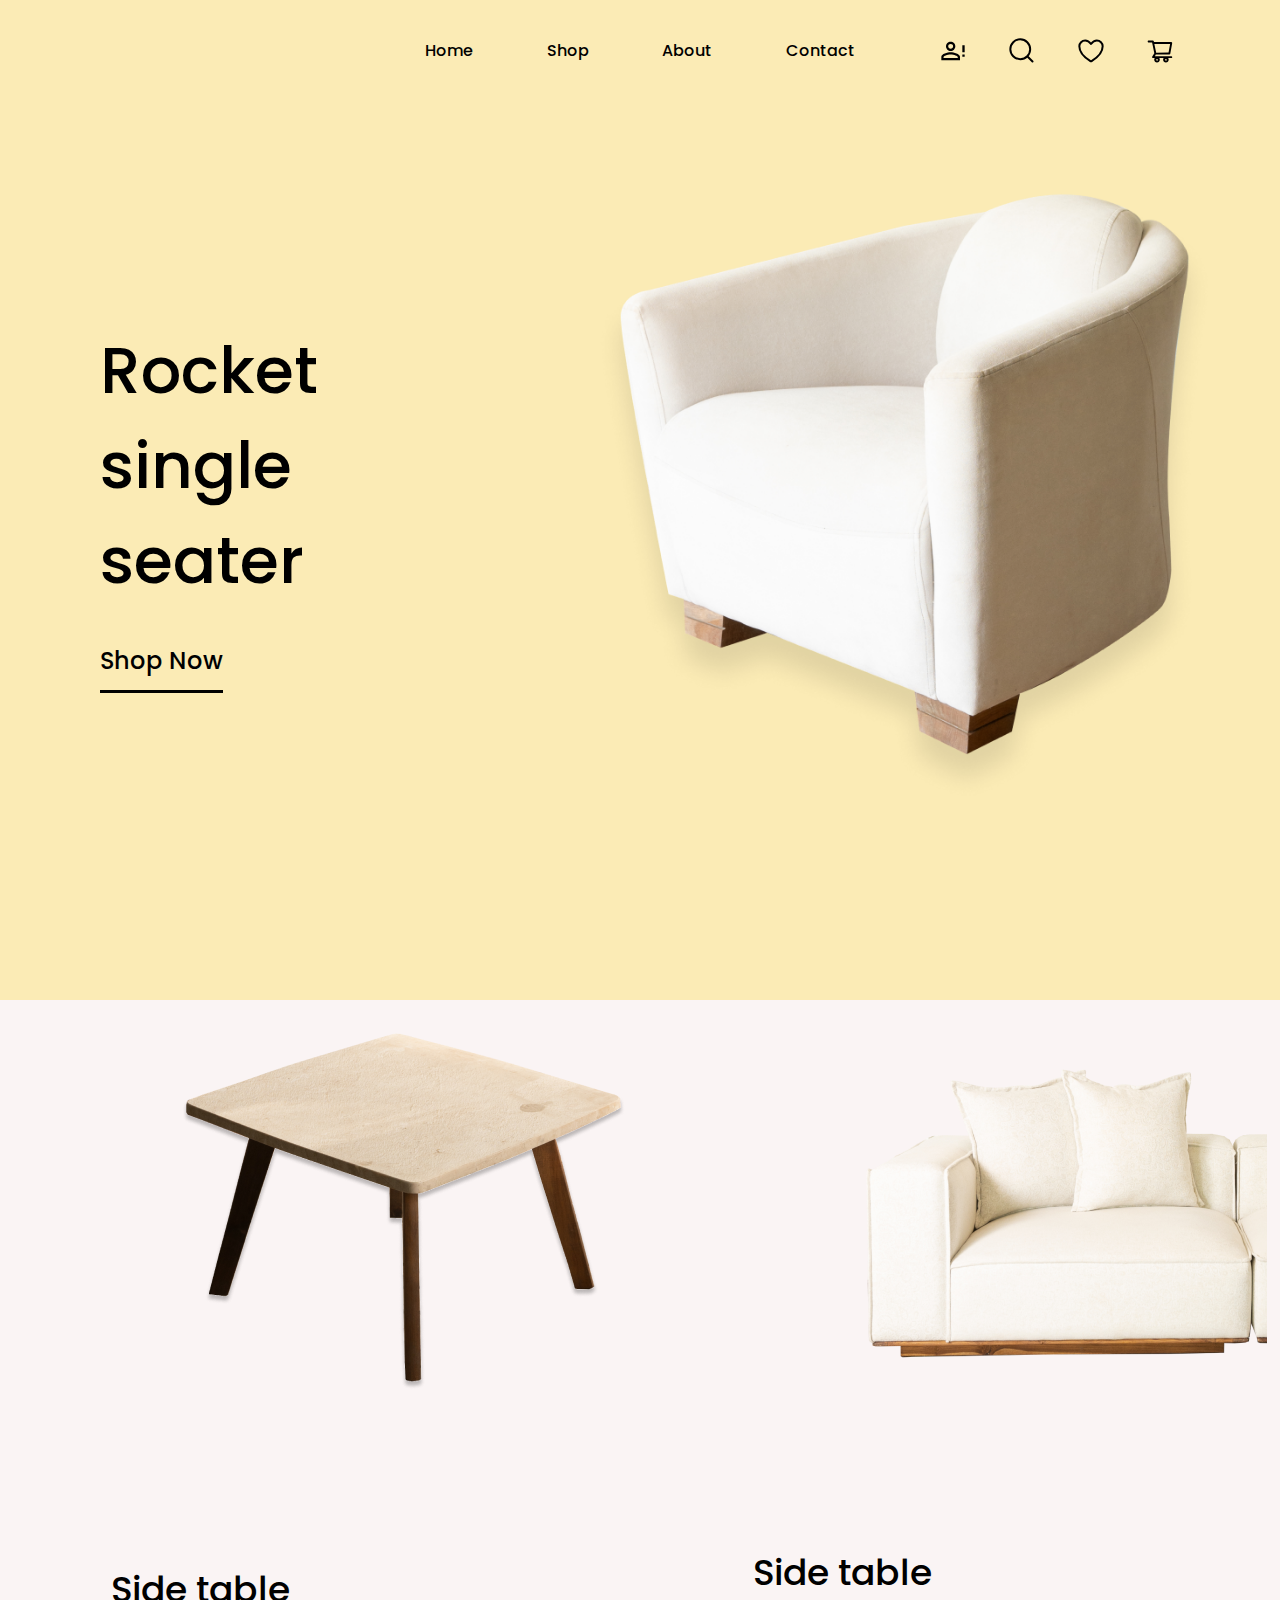
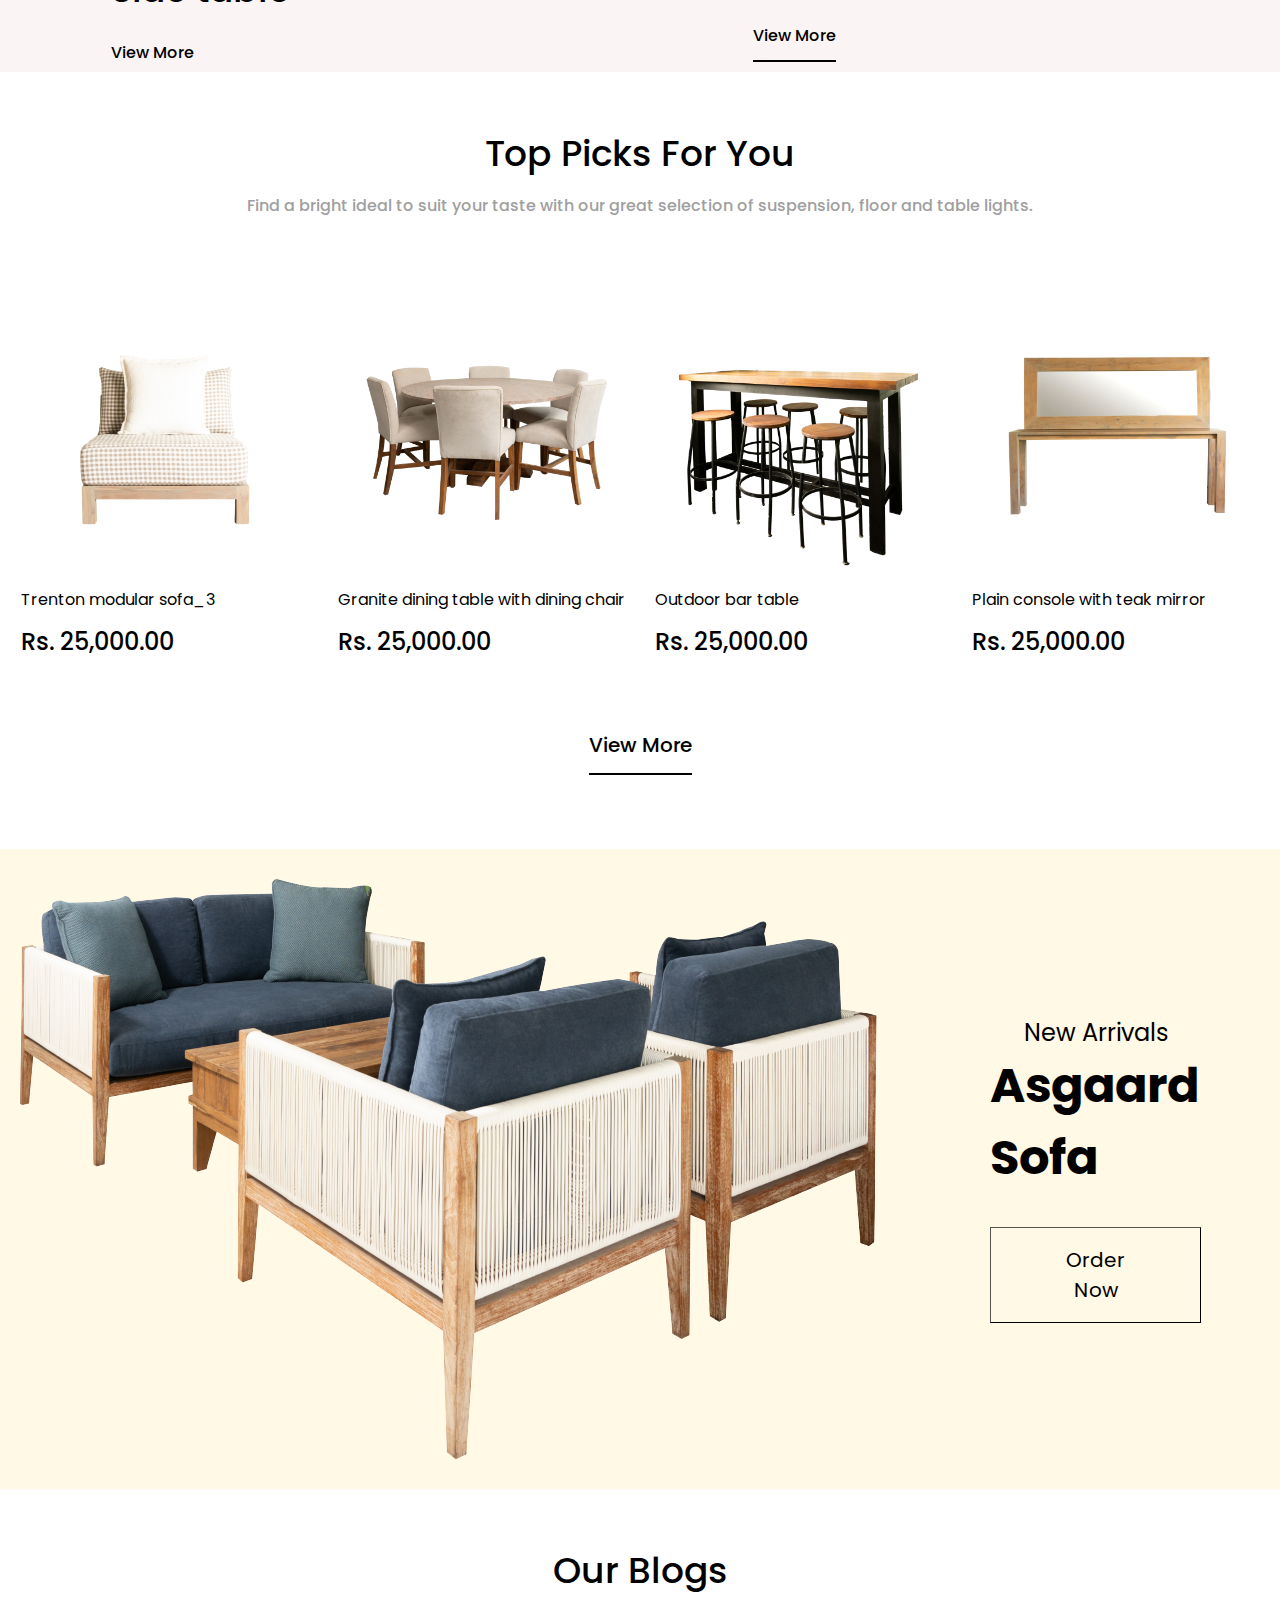
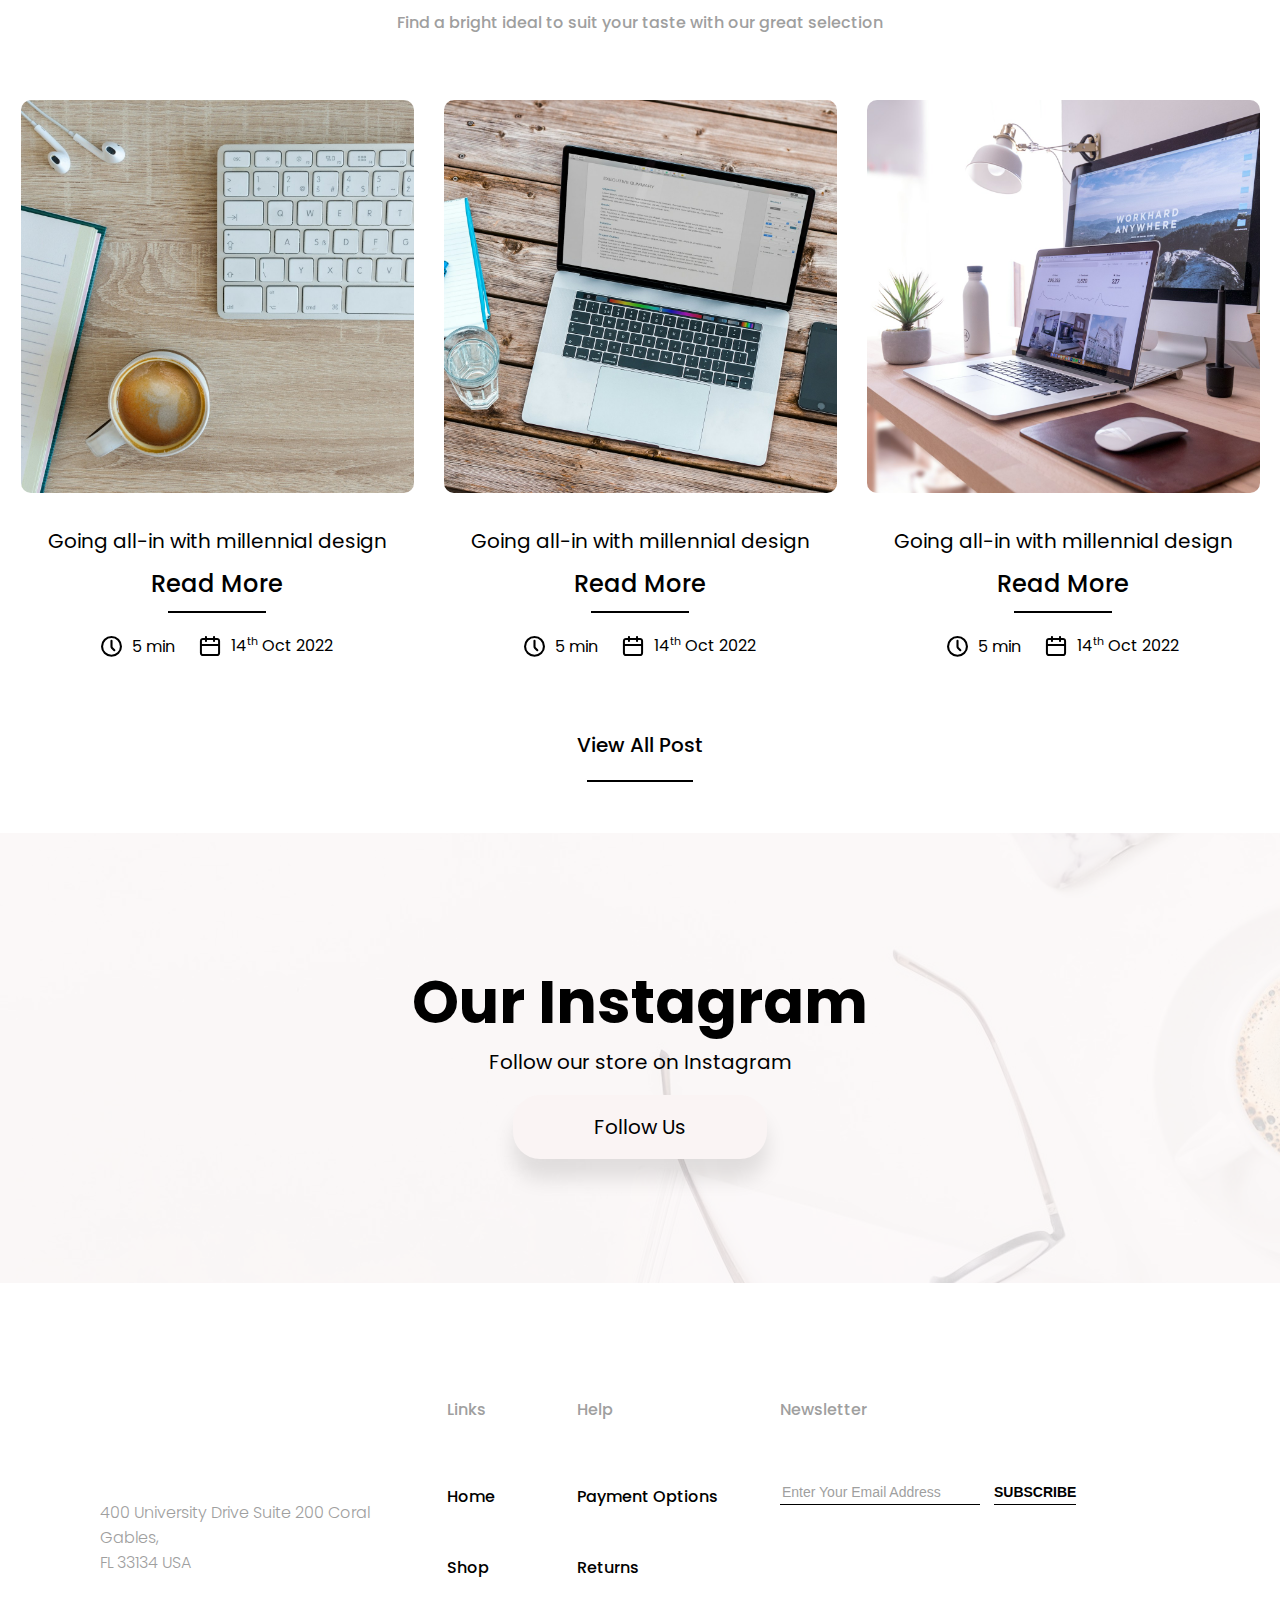
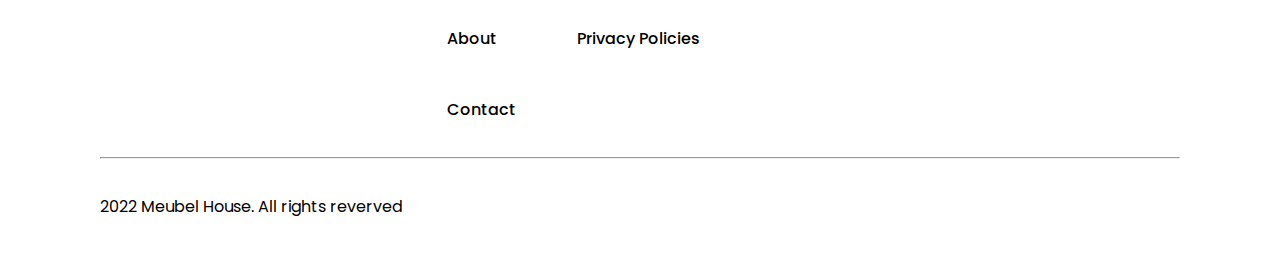
<file: index.html>
<html lang="en">
  <head>
    <title>Home</title>
    <meta charset="utf-8">
    <meta name="viewport" content="width=device-width, initial-scale=1.0">
    <link rel="stylesheet" href="./css/general.css">
    <link rel="stylesheet" href="./css/home.css">
    <link rel="stylesheet" href="./css/product.css">
    <script type="module" src="./scripts/header.js"></script>
    <script type="module" src="./scripts/footer.js"></script>
    <script type="module" src="./scripts/home.js"></script>
  </head>
  <body>
    <!--Must import header.js for this to work-->
    <header-component></header-component>
    <div class="thumbnail-ctn">
      <div class="thumbnail-title-ctn">
        <p>Rocket single seater</p>
        <a class="view-more-btn" href="./shop.html">Shop Now</a>
      </div>
      <img class="thumbnail-image" src="./assets/imgs/rocket_single_seater.png" alt="Rocket Single Seater">
    </div>

    <div class="sidetable-section-ctn">
      <div class="sidetable-ctn">
          <img class="sidetable-img" src="./assets/imgs/side_table_1.png" alt="side-table-1">
        <div class="sidetable-title">
          <p>Side table</p>
          <a href="/shop.html" class="view-more-btn">View More</a>
        </div>
      </div>
      <div class="sidetable-ctn">
        <div>
          <img class="sidetable-img" src="./assets/imgs/side_table_2.png" alt="side-table-2">
        </div>
        <div class="sidetable-title">
          <p>Side table</p>
          <a href="/shop.html" class="view-more-btn">View More</a>
        </div>
      </div>
    </div>

    <div class="toppick-ctn">
      <span class="section-title txt-s-36 txt-w-500">Top Picks For You</span>
      <span class="section-caption txt-s-16 txt-w-500">Find a bright ideal to suit your taste with our great selection of suspension, floor and table lights.</span>
      <div class="products-view"></div>
      <a class="view-more-btn txt-s-20 txt-w-500" href="./shop.html">View More</a>
    </div>

    <div class="new-arrivals-section-ctn">
      <div class="new-arrivals-ctn">
        <div class="new-arrivals-img-ctn">
            <img class="product-img" src="assets/products/asgaard_sofa.png">
        </div>
        <div class="new-arrivals-title-ctn">
          <p class="txt-s-24">New Arrivals</p>
          <p class="product-name txt-s-48 txt-w-700">Asgaard Sofa</p>
          <a class="" href="./singleproduct.html?id=14">
            <button class="order-btn">Order Now</button>
          </a>
        </div>
      </div>
    </div>

    <div class="blog-section">
      <span class="section-title txt-s-36 txt-w-500">Our Blogs</span>
      <span class="section-caption txt-s-16 txt-w-500">Find a bright ideal to suit your taste with our great selection</span>
      <div class="blogs-view"></div>
      <div class="view-all-btn">
        <a class="txt-s-20 txt-w-500" href="#">View All Post</a>
        <hr class="button-line">
      </div>
    </div>

    <div class="social-media-section">
      <div class="social-media-img"></div>
      <div class="social-media-ctn">
        <span class="txt-s-60 txt-w-700">Our Instagram</span>
        <span class="txt-s-20">Follow our store on Instagram</span>
        <a class="follow-btn txt-s-20" href="https://instagram.com" target="_blank">Follow Us</a>
      </div>
    </div>

    <!--Must import footer.js for this to work-->
    <footer-component></footer-component>
  </body>
</html>
</file>
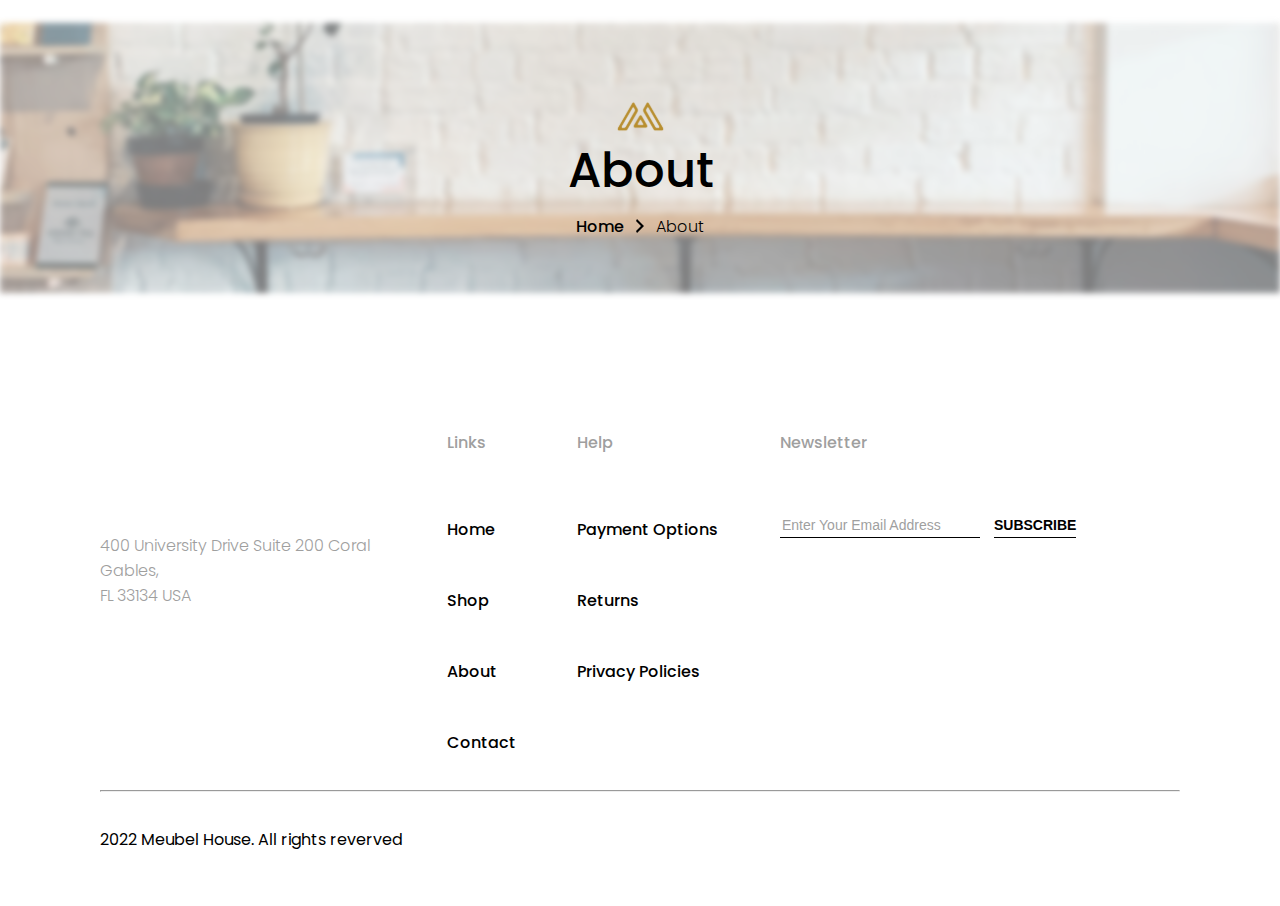
<file: about.html>
<html lang="en">
  <head>
    <meta http-equiv="content-type" content="text/html" charset="utf-8">
    <meta name="viewport" content="width=device-width, initial-scale=1.0">
    <link rel="stylesheet" href="./css/general.css">
    <link rel="stylesheet" href="./css/banner.css">
    <title>About</title>
    <script src="scripts/header.js"></script>
    <script src="scripts/footer.js"></script>
  </head>
  <body>
    <!--Must import header.js for this to work-->
    <header-component></header-component>
    <div class="banner">
      <img class="banner-background" src="./assets/imgs/thumbnail_breadcrumb.jpg">
      <div>
        <img src="./assets/icons/meubel_house.svg">
        <span class="banner-title txt-s-48 txt-w-500">About</span>
        <div class="banner-ctn">
          <span><a class="txt-w-500 txt-s-16" href="./">Home</a></span>
          <span><a class="txt-w-300 txt-s-16" href="#">About</a></span>
        </div>
      </div>
    </div>
    <!--Must import footer.js for this to work-->
    <footer-component></footer-component>
  </body>
</html>
</file>
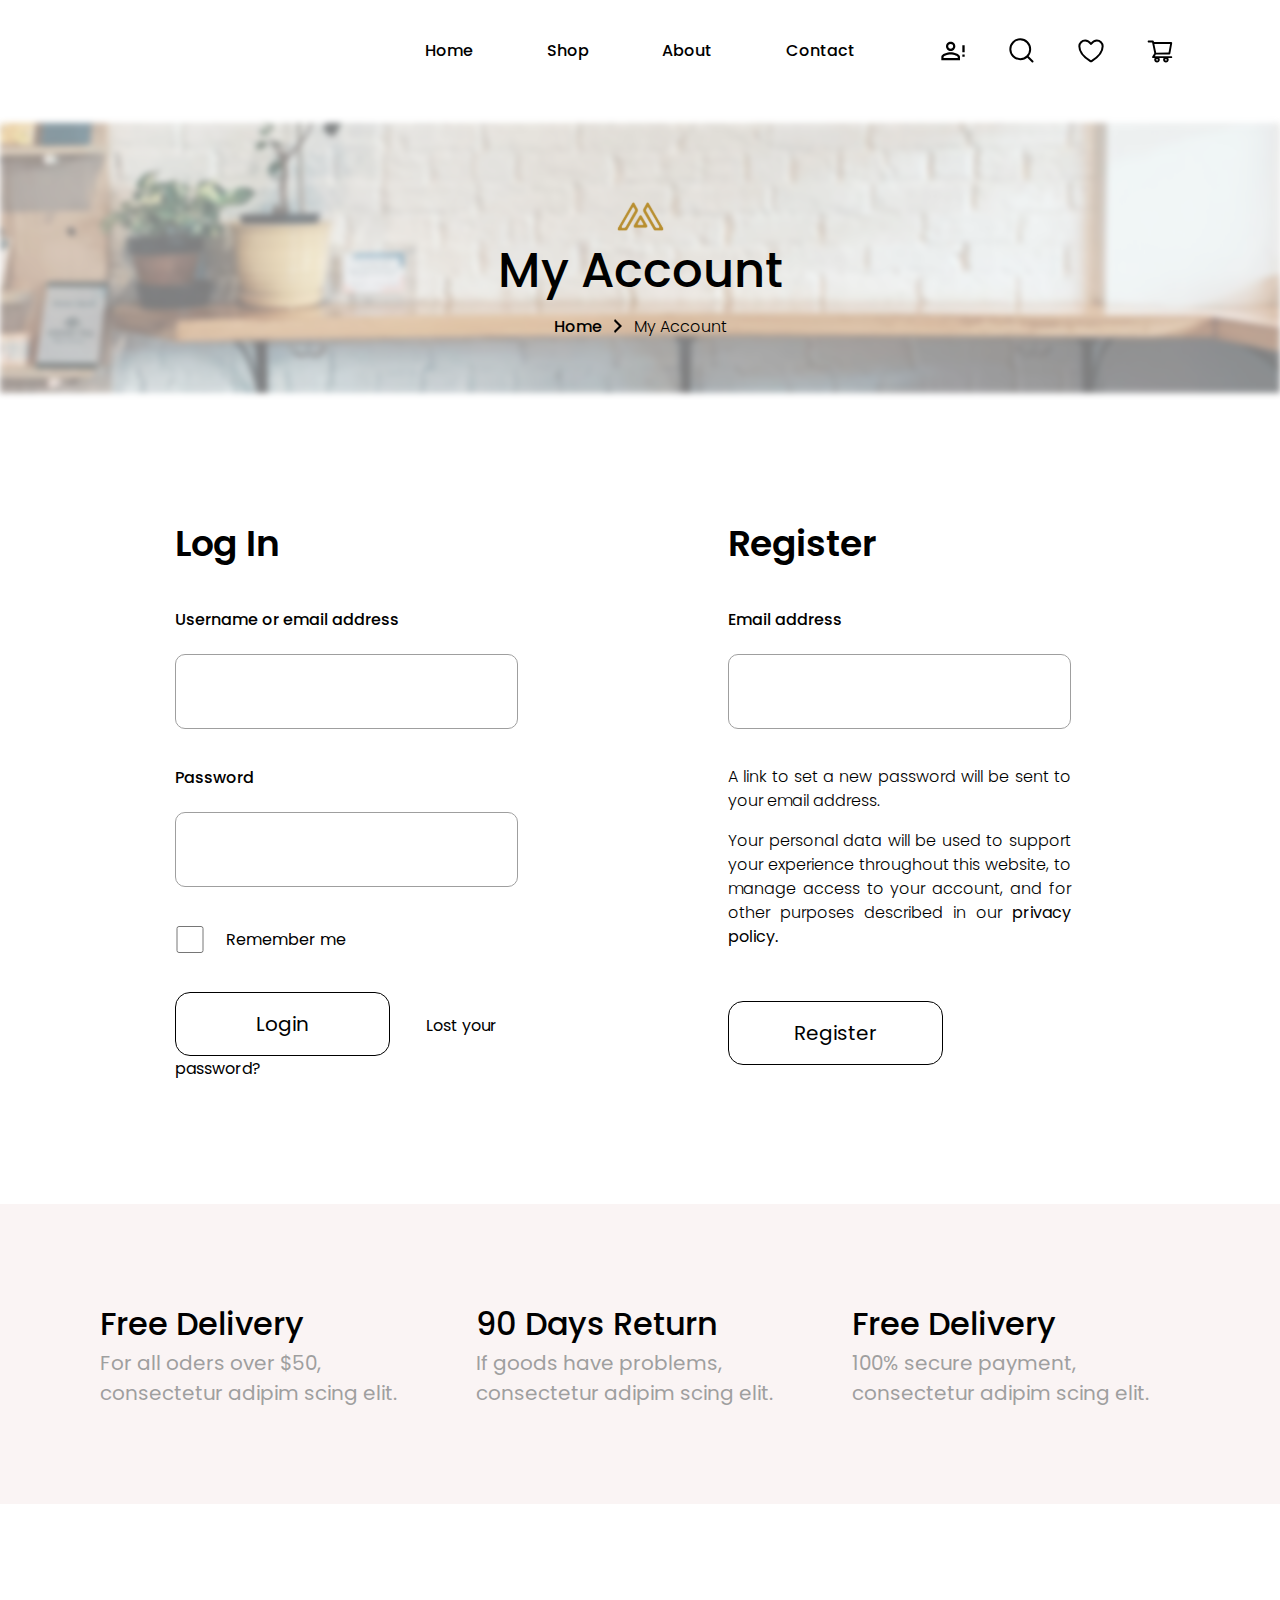
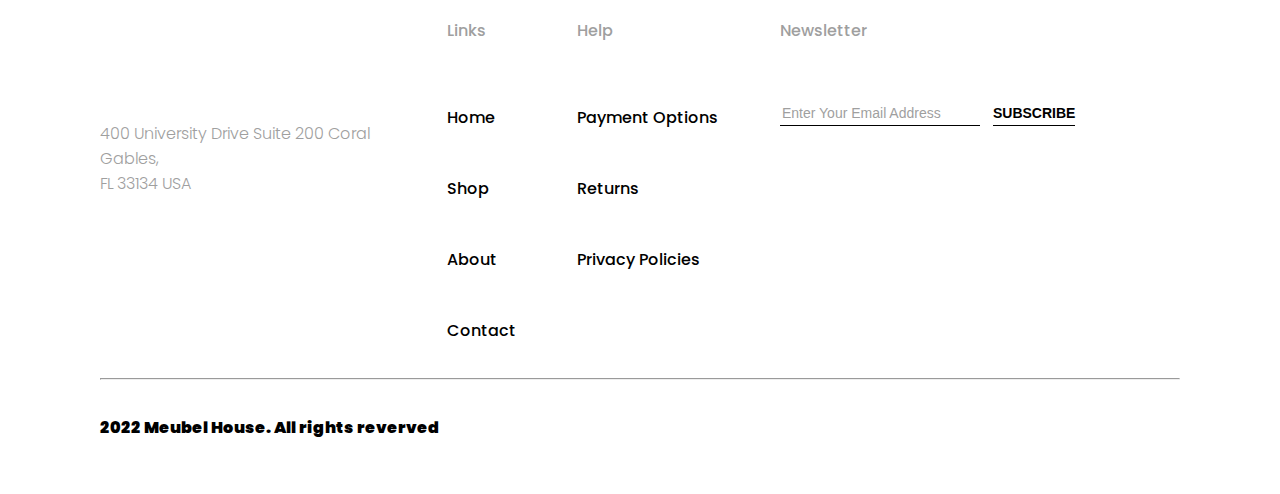
<file: account.html>
<html lang="en">
  <head>
    <title>My Account</title>
    <meta charset="utf-8">
    <meta name="viewport" content="width=device-width, initial-scale=1.0">
    <link rel="stylesheet" href="./css/general.css">
    <link rel="stylesheet" href="./css/banner.css">
    <link rel="stylesheet" href="./css/form.css">
    <link rel="stylesheet" href="./css/account.css">
    <script type="module" src="./scripts/header.js"></script>
    <script type="module" src="./scripts/footer.js"></script>
    <script src="./scripts/policies.js"></script>
    <script type="module" src="./scripts/account.js"></script>
  </head>
  <body>
    <!--Must import header.js for this to work-->
    <header-component></header-component>
    <div class="banner">
      <img class="banner-background" src="./assets/imgs/thumbnail_breadcrumb.jpg">
      <div>
        <img src="./assets/icons/meubel_house.svg">
        <span class="banner-title txt-s-48 txt-w-500">My Account</span>
        <div class="banner-ctn">
          <span><a class="txt-w-500 txt-s-16" href="./">Home</a></span>
          <span><a class="txt-w-300 txt-s-16" href="#">My Account</a></span>
        </div>
      </div>
    </div>

    <div class="main-container">
      <form class="flex-input" id="login-form">
        <span class="title txt-w-600 txt-s-36">Log In</span>
        <div class="input-field">
          <label for="username">Username or email address</label>
          <input name="username" type="text" placeholder="" required>
        </div>
        <div class="input-field">
          <label>Password</label>
          <input name="password" type="password" placeholder="" required>
        </div>
        <div class="check-box-ctn">
          <input class="check-box" type="checkbox" name="remember" id="remember">
          <label for="remember">Remember me</label>
        </div>
        <div>
          <button class="input-field" type="submit">Login</button>
          <a href="#" style="margin-left: 32px; jjjjjjfont-weight: 300;">Lost your password?</a>
      </div>
      </form>

      <form class="flex-input" id="signup-form">
        <span class="title txt-w-600 txt-s-36">Register</span>
        <div class="input-field">
          <label for="email">Email address</label>
          <input name="email" id="email" type="text" required>
        </div>
        <div class="info">
          <p>A link to set a new password will be sent to your email address.</p>
          <p>Your personal data will be used to support your experience
            throughout this website, to manage access to your account, and for
            other purposes described in our <a href="#"><strong>privacy
              policy.<strong></a></p>
        </div>
        <div class="input-field">
          <button class="input-field" type="submit">Register</button>
        </div>
      </form>
    </div>

    <!--Must import footer.js for this to work-->
    <policies-component></policies-component>
    <!--Must import footer.js for this to work-->
    <footer-component></footer-component>
  </body>
</html>
</file>
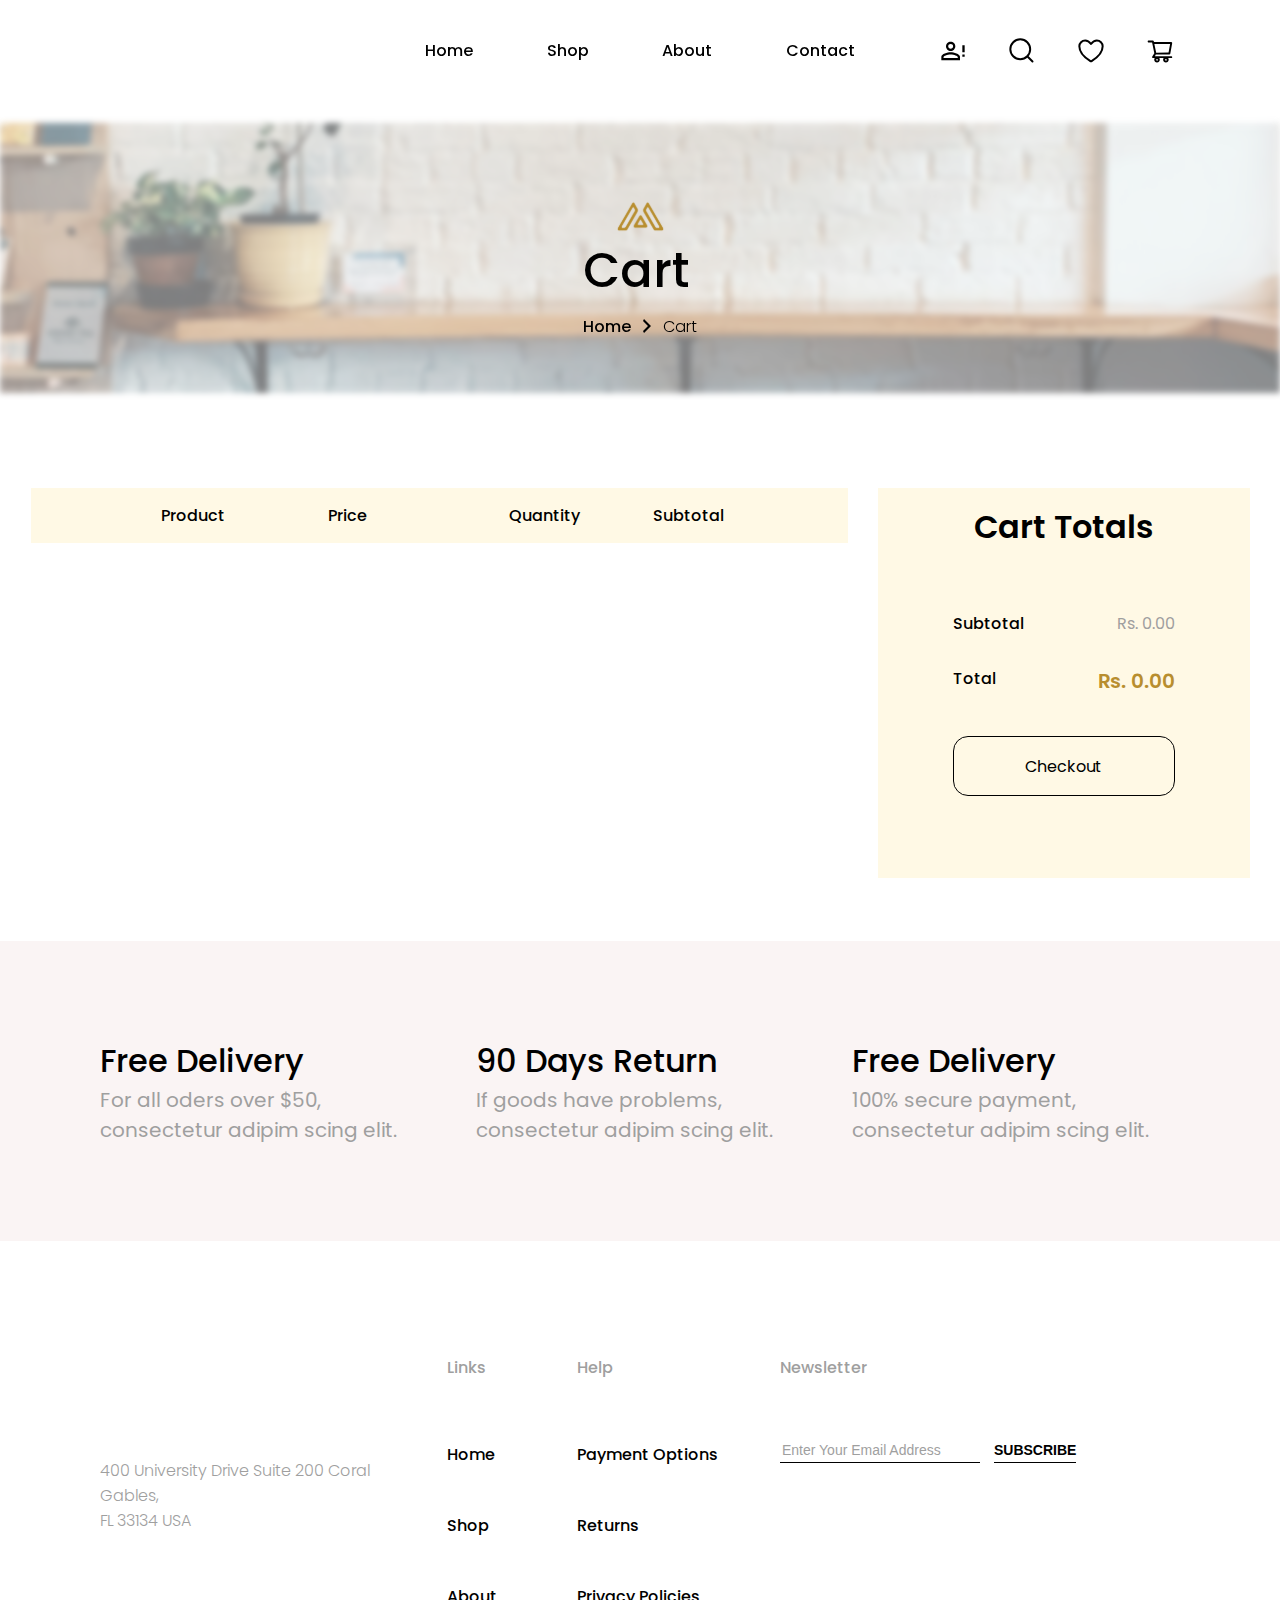
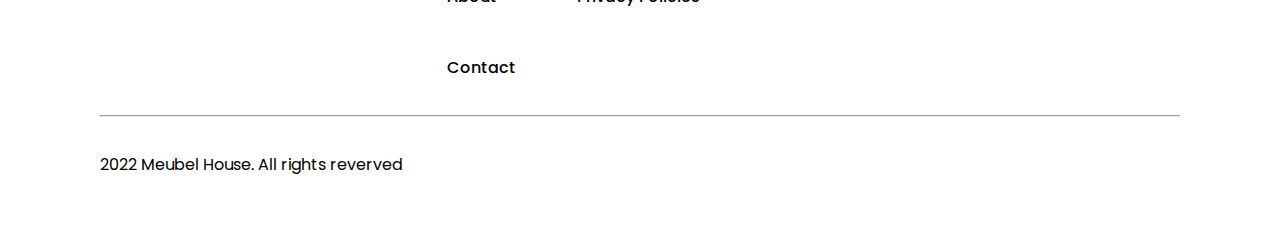
<file: cart.html>
<html lang="en">
  <head>
    <title>Cart</title>
    <meta charset="utf-8">
    <meta name="viewport" content="width=device-width, initial-scale=1.0">
    <link rel="stylesheet" href="./css/general.css">
    <link rel="stylesheet" href="./css/banner.css">
    <link rel="stylesheet" href="./css/cart.css">
    <script type="module" src="scripts/header.js"></script>
    <script type="module" src="scripts/footer.js"></script>
    <script type="module" src="scripts/policies.js"></script>
    <script type="module" src="scripts/cart_page.js"></script>
  </head>
  <body>
    <header-component></header-component>

    <div class="banner">
      <img class="banner-background" src="./assets/imgs/thumbnail_breadcrumb.jpg">
      <div>
        <img src="./assets/icons/meubel_house.svg">
        <span class="banner-title txt-s-48 txt-w-500">Cart</span>
        <div class="banner-ctn">
          <span><a class="txt-w-500 txt-s-16" href="./">Home</a></span>
          <span><a class="txt-w-300 txt-s-16" href="#">Cart</a></span>
        </div>
      </div>
    </div>

    <div class="main-cart-ctn"> 
      <div class="cart-item-table"> </div>
      <div class="cart-totals">
        <p class="txt-s-32 txt-w-600">Cart Totals</p>
        <div class="price-totals">
          <p class="flex-sb">
            <span class="txt-w-500">Subtotal</span>
            <span class="txt-caption js-cart-subtotal">Rs. 0.00</span>
          </p>
          <p class="flex-sb">
            <span class="txt-w-500">Total</span>
            <span class="price-medium js-cart-subtotal" id="total">Rs. 0.00</span>
          </p>
        </div>
        <a class="checkout-btn" href="./checkout.html">Checkout</a>
      </div>
    </div>

    <policies-component></policies-component>
    <footer-component></footer-component>
  </body>
</html>
</file>
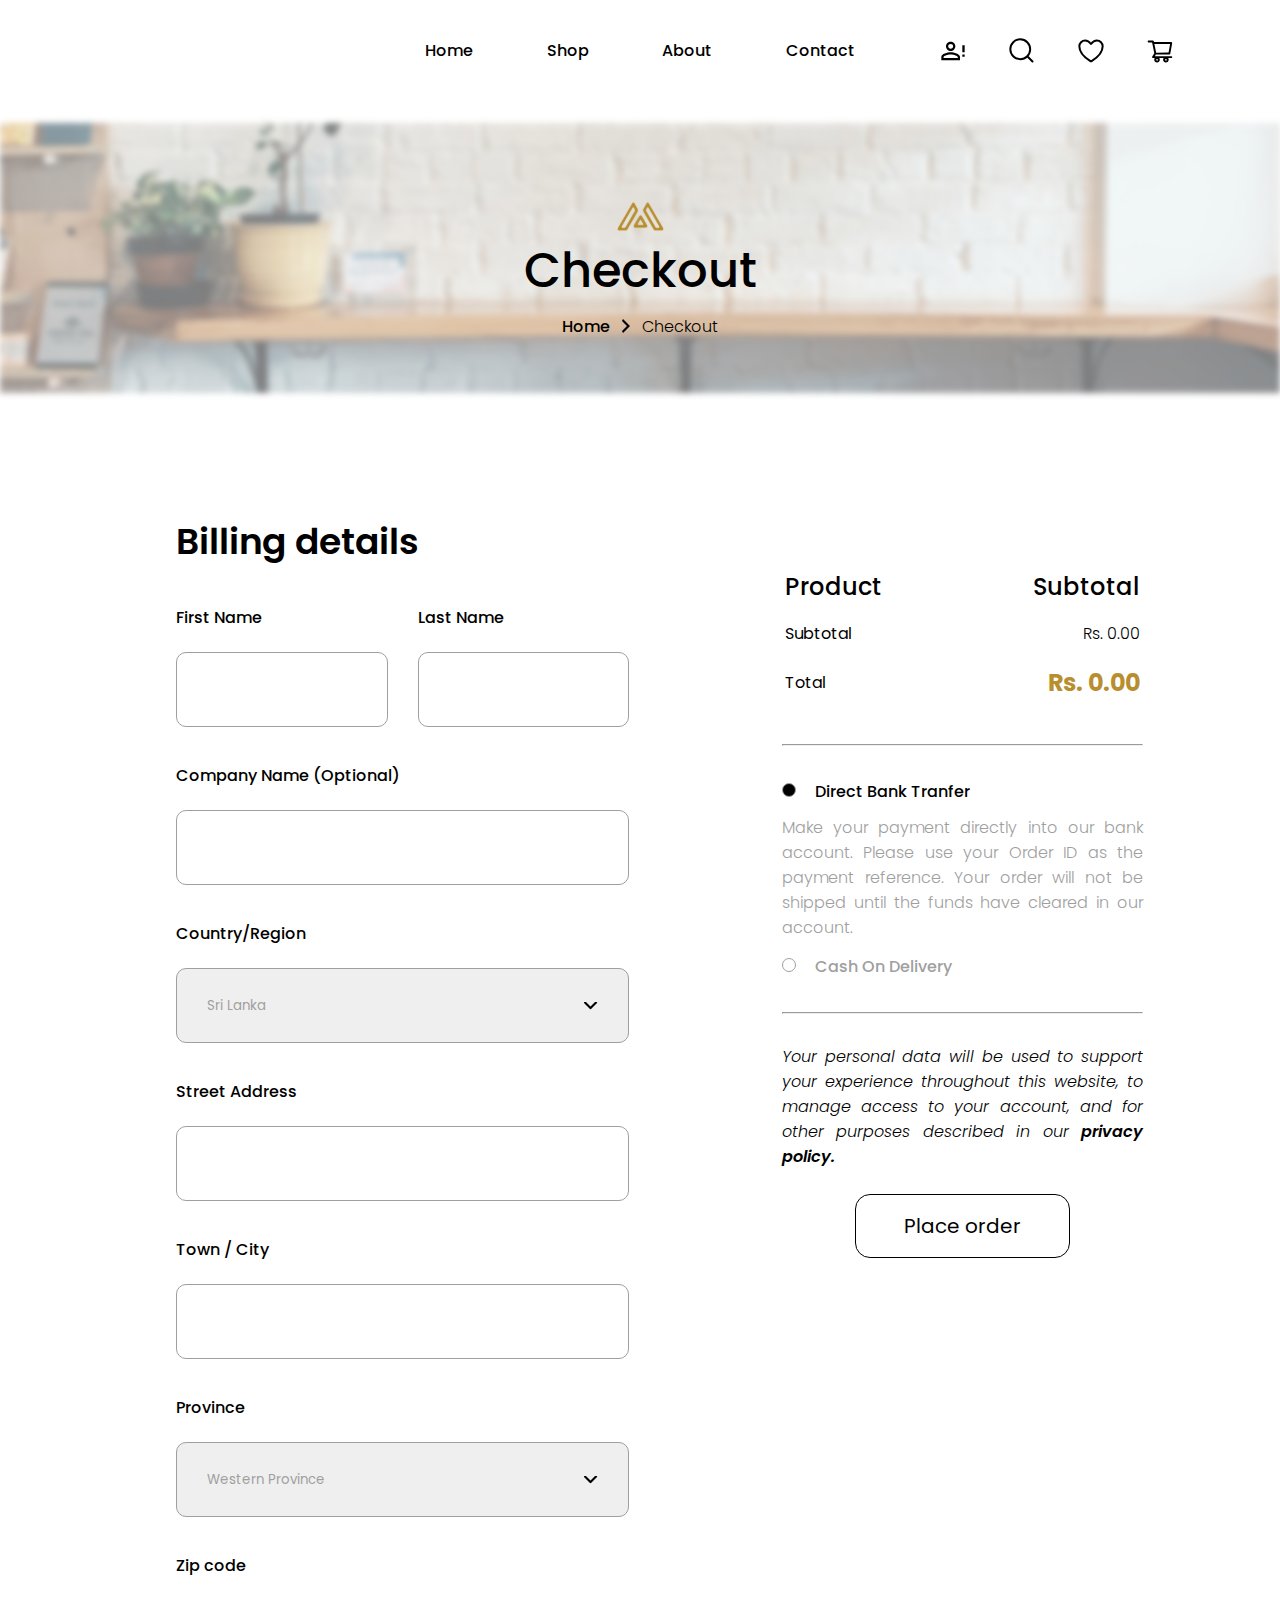
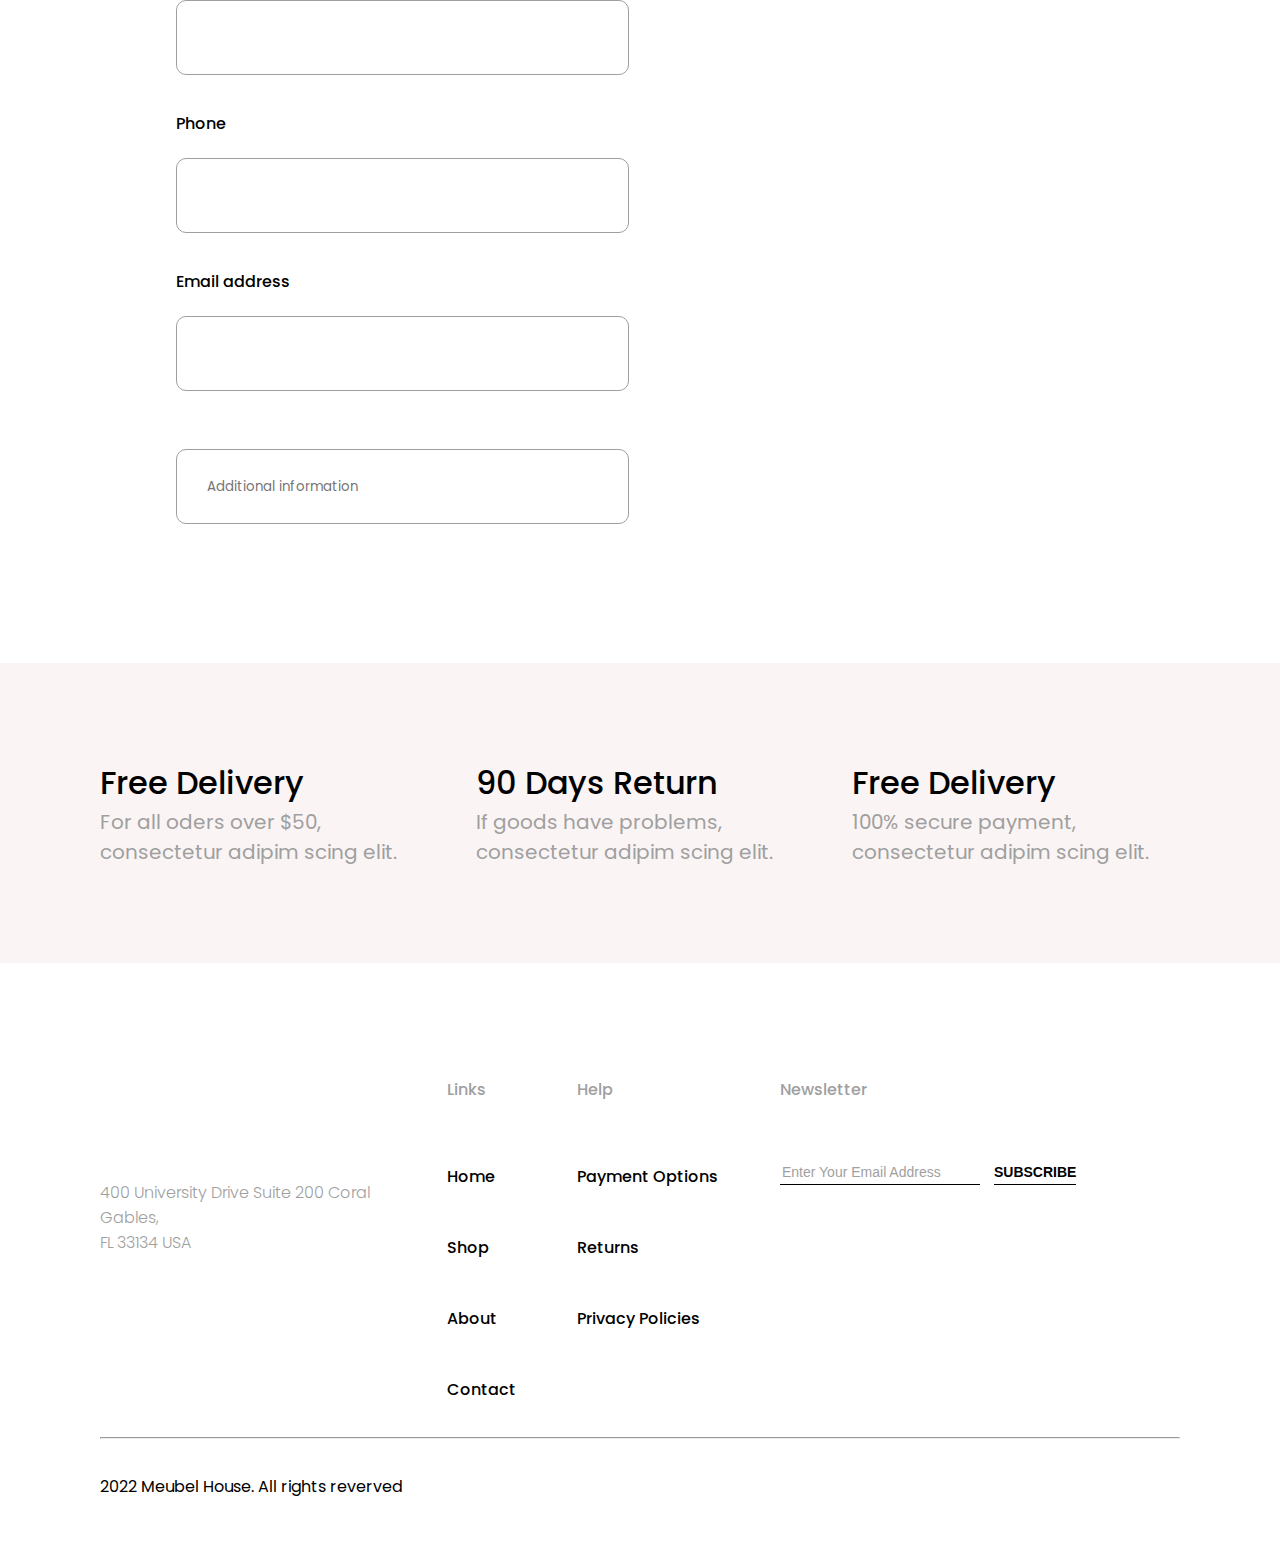
<file: checkout.html>
<html lang="en">
  <head>
    <title>Checkout</title>
    <meta charset="utf-8">
    <meta name="viewport" content="width=device-width, initial-scale=1.0">
    <link rel="stylesheet" href="./css/general.css">
    <link rel="stylesheet" href="./css/banner.css">
    <link rel="stylesheet" href="./css/checkout.css">
    <link rel="stylesheet" href="./css/form.css">
    <script type="module" src="scripts/header.js"></script>
    <script type="module" src="scripts/footer.js"></script>
    <script type="module" src="scripts/checkout.js"></script>
    <script src="scripts/policies.js"></script>
  </head>
  <style>
    
  </style>
  <body>
    <!--Must import header.js for this to work-->
    <header-component></header-component>

    <div class="banner">
      <img class="banner-background" src="./assets/imgs/thumbnail_breadcrumb.jpg">
      <div>
        <img src="./assets/icons/meubel_house.svg">
        <span class="banner-title txt-s-48 txt-w-500">Checkout</span>
        <div class="banner-ctn">
          <span><a class="txt-w-500 txt-s-16" href="./">Home</a></span>
          <span><a class="txt-w-300 txt-s-16" href="#">Checkout</a></span>
        </div>
      </div>
    </div>

    <form id="checkout-form">

      <div class="form-left flex-input">
        <span class="title txt-w-600 txt-s-36">Billing details</span>
        <div class="name-row flex-sb">
          <div class="input-field">
            <label for="firstname">First Name</label>
            <input name="firstname" type="text" required>
          </div>
          <div class="input-field">
            <label for="lastname">Last Name</label>
            <input name="lastname" type="text" required>
          </div>
        </div>
        <div class="input-field">
          <label for="companyname">Company Name (Optional)</label>
          <input name="companyname" type="text" placeholder="">
        </div>
        <div class="input-field">
          <label for="Contry">Country/Region</label>
          <div class="select-wrapper">
            <select name="country" id="country">
              <option value="srilanka" selected>Sri Lanka</option>
              <option value="china">China</option>
              <option value="australia">Australia</option>
              <option value="iraq">Iraq</option>
              <option value="cambodia">Cambodia</option>
              <option value="vietnam">Viet Nam</option>
            </select>
          </div>
        </div>
        <div class="input-field">
          <label for="street-address">Street Address</label>
          <input name="street-address" type="text" required>
        </div>
        <div class="input-field">
          <label for="town-city">Town / City</label>
          <input name="town-city" type="text" required>
        </div>
        <div class="input-field">
          <label for="province">Province</label>
          <div class="select-wrapper">
            <select name="province" id="province">
              <option value="western-province" selected>Western Province</option>
              <option value="shanghai">Shanghai</option>
              <option value="hanoi">Ha Noi</option>
              <option value="sydney">Sydney</option>
              <option value="baghdad">Baghdad</option>
              <option value="phnom-penh">Phnom Penh</option>
              <option value="melbourne">Melbourne</option>
            </select>
          </div>
        </div>
        <div class="input-field">
          <label for="zipcode">Zip code</label>
          <input name="zipcode" type="text" required>
        </div>
        <div class="input-field">
          <label for="phone">Phone</label>
          <input name="phone" type="text" id="phone" required>
        </div>
        <div class="input-field">
          <label for="email">Email address</label>
          <input name="email" type="text" id="email" required>
        </div>
        <div class="input-field">
          <label for="additional-info"></label>
          <input name="additional-info" type="text" placeholder="Additional information">
        </div>
      </div>

      <div class="form-right">
        <table class="cart-table"></table>
        <hr>
        <div class="payment-method flex-col">
          <div>
            <input type="radio" name="payment-method" id="dbt" value="direct-bank-transfer" checked>
            <label for="dbt">Direct Bank Tranfer</label>
            <p class="txt-caption txt-w-300 txt-justify">Make your payment directly into our bank account. Please use your Order ID as the payment reference. Your order will not be shipped until the funds have cleared in our account.</p>
          </div>
          <div>
            <input type="radio" name="payment-method" id="cod" value="cash-on-delivery">
            <label for="cod">Cash On Delivery</label>
            <p class="txt-caption txt-w-300 txt-justify">Make your payment as
              your order arrives. Please use your Order ID as the payment reference. Your order will not be shipped until the funds have cleared in our account.</p>
          </div>
        </div>
        <hr>
        <p class="italic txt-justify txt-w-300" style="margin-top: 30px;
        margin-bottom: 25px">Your personal data will be used to support
          your experience throughout this website, to manage access to your
          account, and for other purposes described in our <span
            class="txt-w-600">privacy policy.</span></p>
        <div class="flex-center">
          <button type="submit">Place order</button>
        </div>
      </div>
    </form>
    <policies-component></policies-component>
    <!--Must import footer.js for this to work-->
    <footer-component></footer-component>
  </body>
</html>
</file>
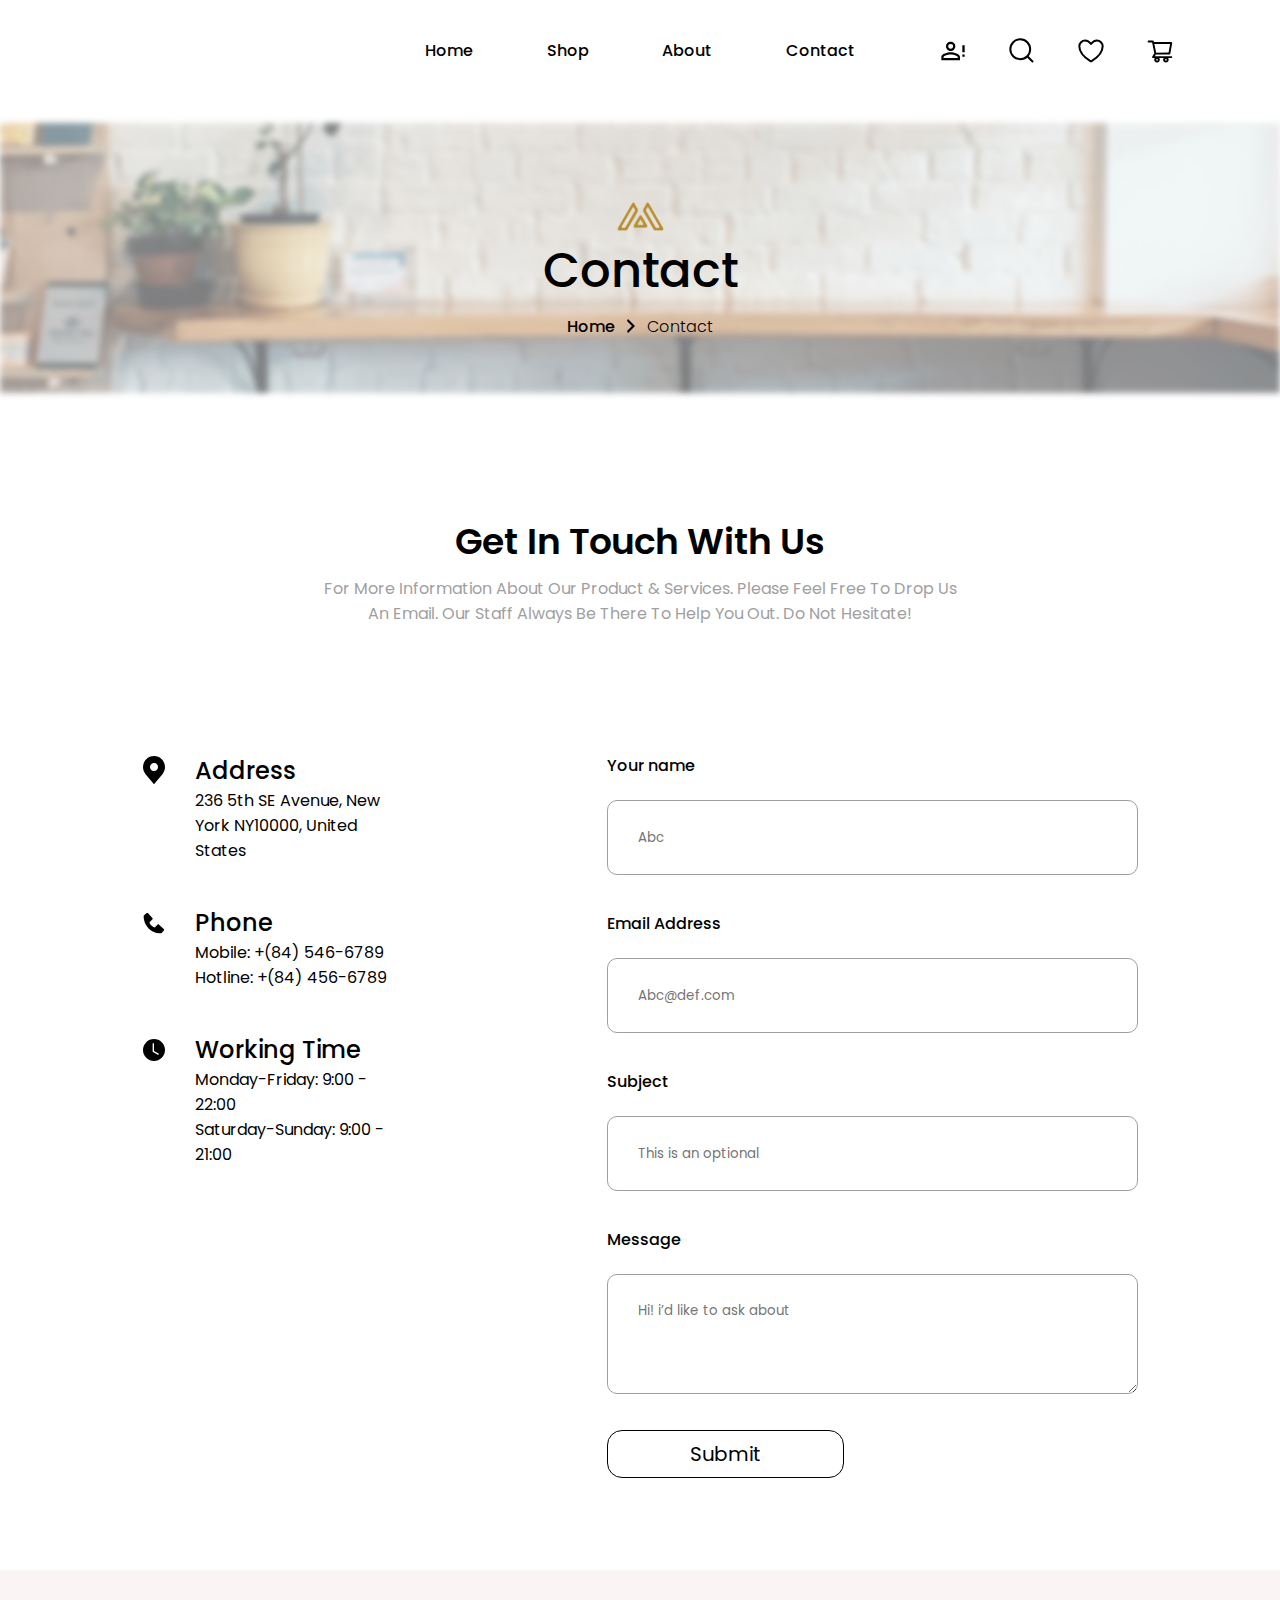
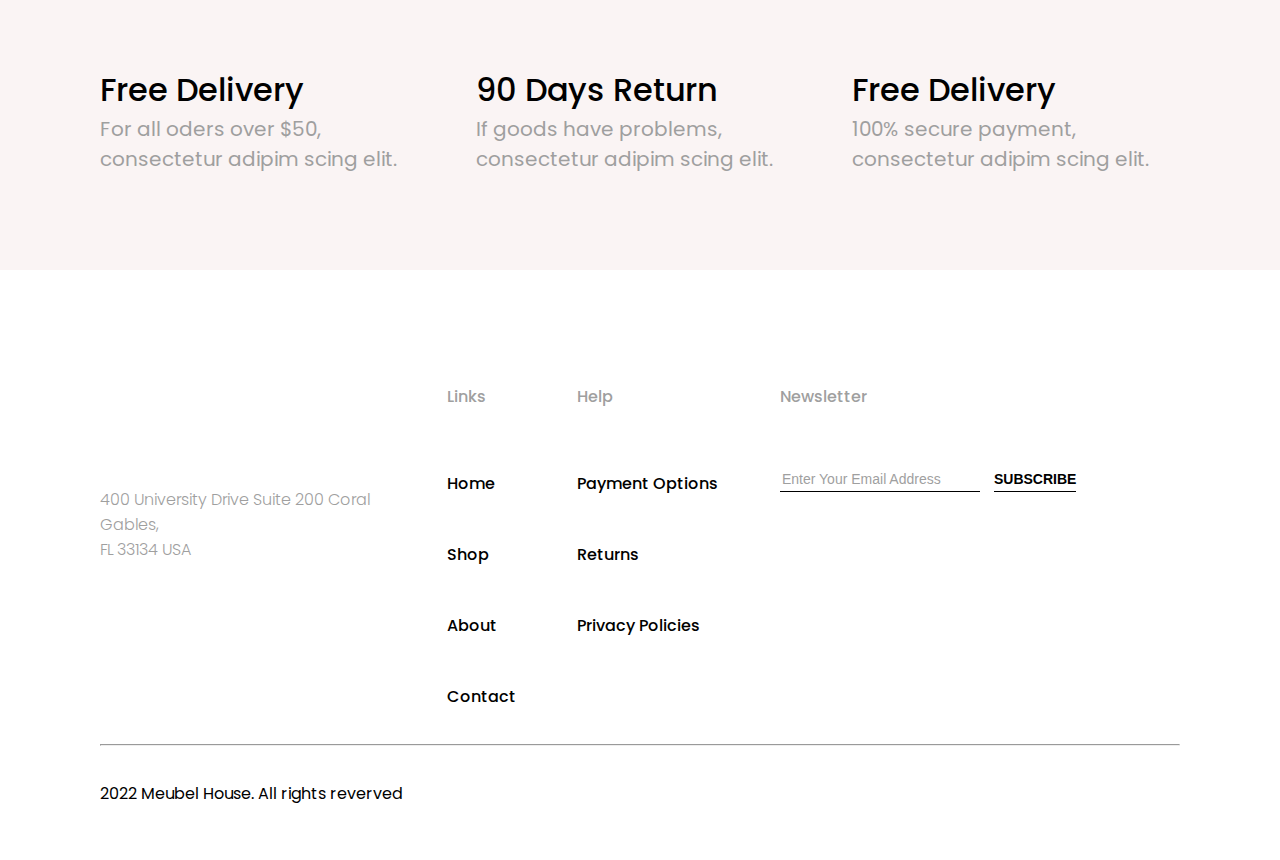
<file: contact.html>
<html lang="en">
  <head>
    <title>Contact</title>
    <meta charset="utf-8">
    <meta name="viewport" content="width=device-width, initial-scale=1.0">
    <link rel="stylesheet" href="./css/general.css">
    <link rel="stylesheet" href="./css/banner.css">
    <link rel="stylesheet" href="./css/contact.css">
    <link rel="stylesheet" href="./css/form.css">
    <script type="module" src="scripts/header.js"></script>
    <script type="module" src="scripts/footer.js"></script>
    <script type="module" src="scripts/policies.js"></script>
    <script type="module" src="scripts/contact.js"></script>
  </head>
  <body>
    <!--Must import header.js for this to work-->
    <header-component></header-component>
    <div class="banner">
      <img class="banner-background" src="./assets/imgs/thumbnail_breadcrumb.jpg">
      <div>
        <img src="./assets/icons/meubel_house.svg">
        <span class="banner-title txt-s-48 txt-w-500">Contact</span>
        <div class="banner-ctn">
          <span><a class="txt-w-500 txt-s-16" href="./">Home</a></span>
          <span><a class="txt-w-300 txt-s-16" href="#">Contact</a></span>
        </div>
      </div>
    </div>

    <div class="main-ctn">
      <div class="title">
        <p class="txt-s-36 txt-w-600">Get In Touch With Us</p>
        <p class="txt-caption">For More Information About Our Product & Services. Please Feel Free To Drop Us An Email. Our Staff Always Be There To Help You Out. Do Not Hesitate!</p>
      </div>
      <div class="flex-row">
        <div class="contact-info flex-col">
          <div class="address">
            <div class="flex-middle">
              <img src="assets/icons/locpin.svg" width="22px" alt="">
              <span class="txt-s-24 txt-w-500" style="margin-left:30px">Address</span>
            </div>
            <p style="margin-left:52px;">236 5th SE Avenue, New York NY10000, United States</p>
          </div>
          <div class="phone">
            <div class="flex-middle">
              <img src="assets/icons/phone.svg" width="22px" alt="">
              <span class="txt-s-24 txt-w-500" style="margin-left:30px">Phone</span>
            </div>
            <p style="margin-left:52px;">Mobile: +(84) 546-6789<br>Hotline: +(84) 456-6789</p>
          </div>
          <div class="worktime">
            <div class="flex-middle">
              <img src="assets/icons/clock-fill.svg" width="22px" alt="">
              <span class="txt-s-24 txt-w-500" style="margin-left:30px">Working Time</span>
            </div>
            <p style="margin-left:52px;">Monday-Friday: 9:00 - 22:00<br>Saturday-Sunday: 9:00 - 21:00</p>
          </div>
        </div>
        <form id="contact-form">
          <div class="input-flex">
            <div class="input-field">
              <label for="name">Your name</label>
              <input name="name" type="text" placeholder="Abc" required>
            </div>
            <div class="input-field">
              <label for="email">Email Address</label>
              <input name="email" id="email" type="text" placeholder="Abc@def.com" required>
            </div>
            <div class="input-field">
              <label for="subject">Subject</label>
              <input name="subject" type="text" placeholder="This is an optional">
            </div>
            <div class="input-field">
              <label for="message">Message</label>
              <textarea name="message" id="message" placeholder="Hi! i’d like to ask about" required></textarea>
            </div>
            <button type="submit">Submit</button>
          </div>
        </form>
      </div>
      </div>
    <policies-component></policies-component>
    <!--Must import footer.js for this to work-->
    <footer-component></footer-component>
  </body>
</html>
</file>
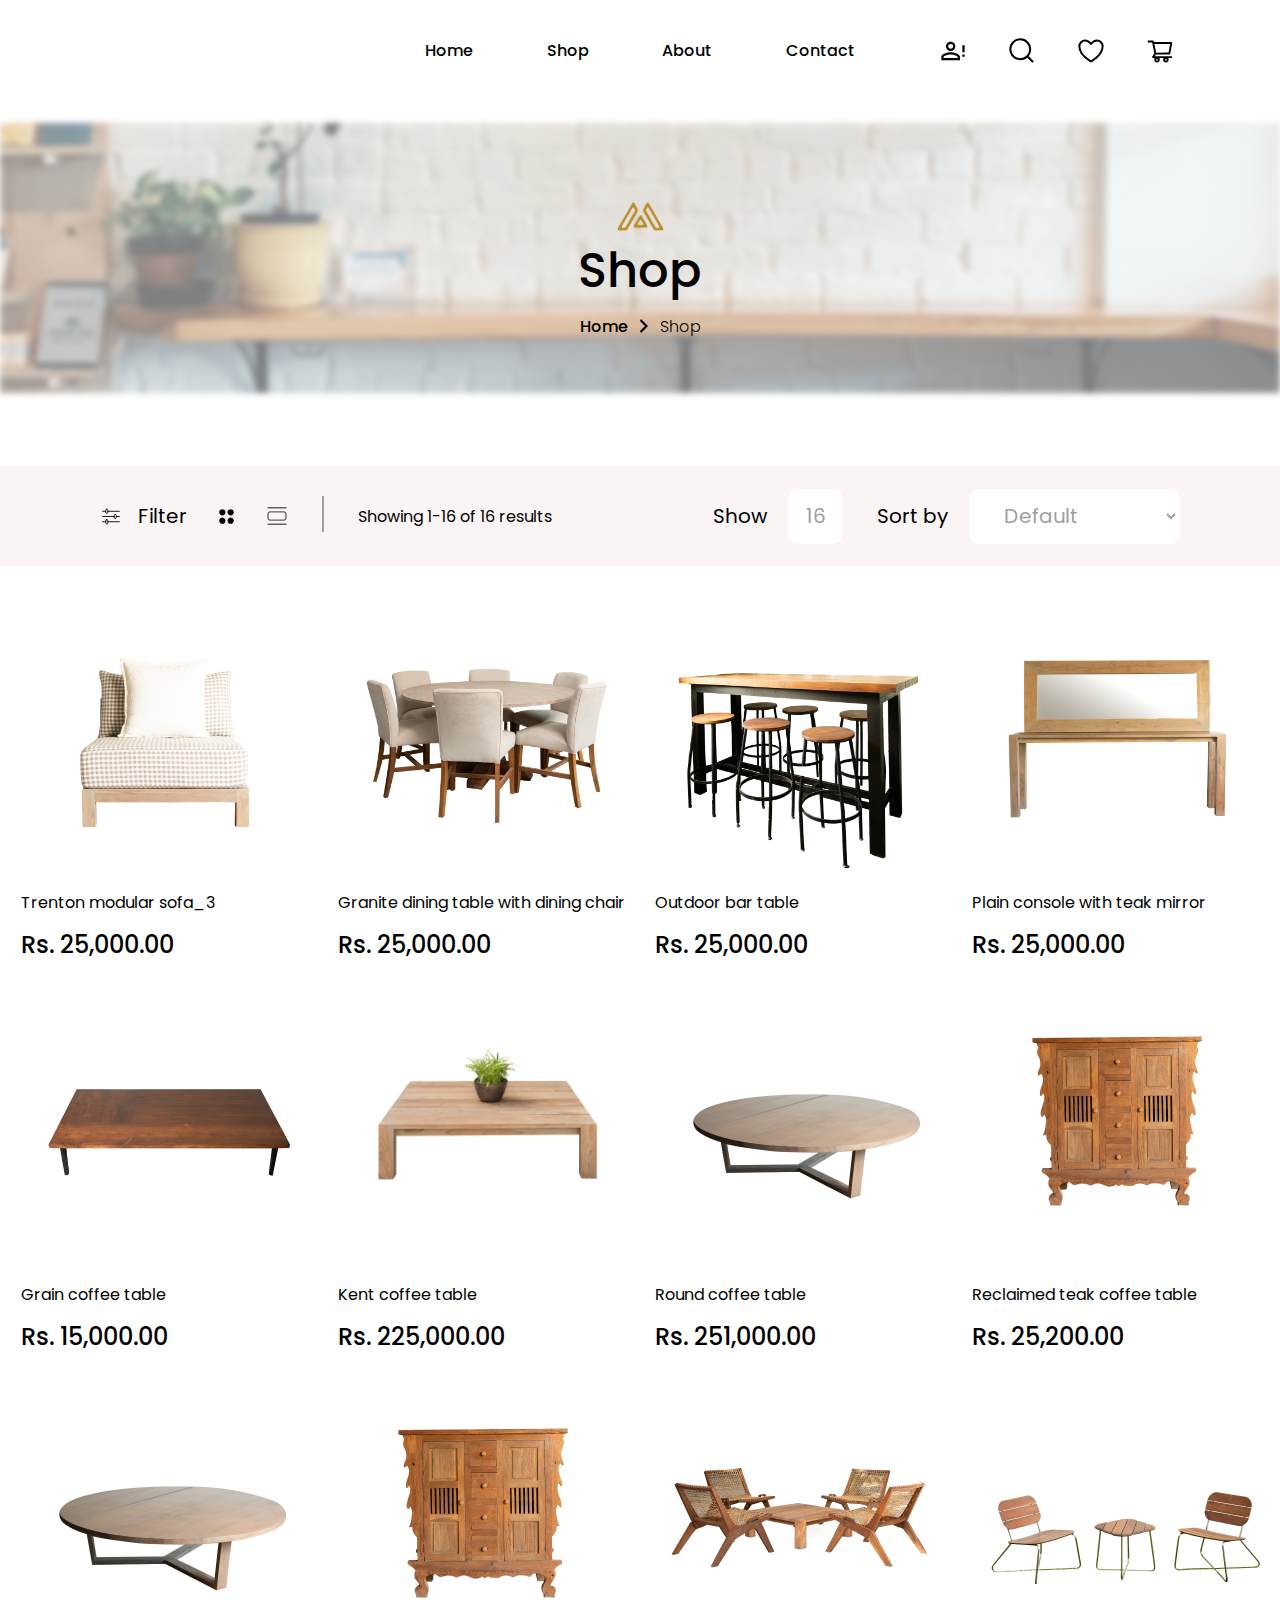
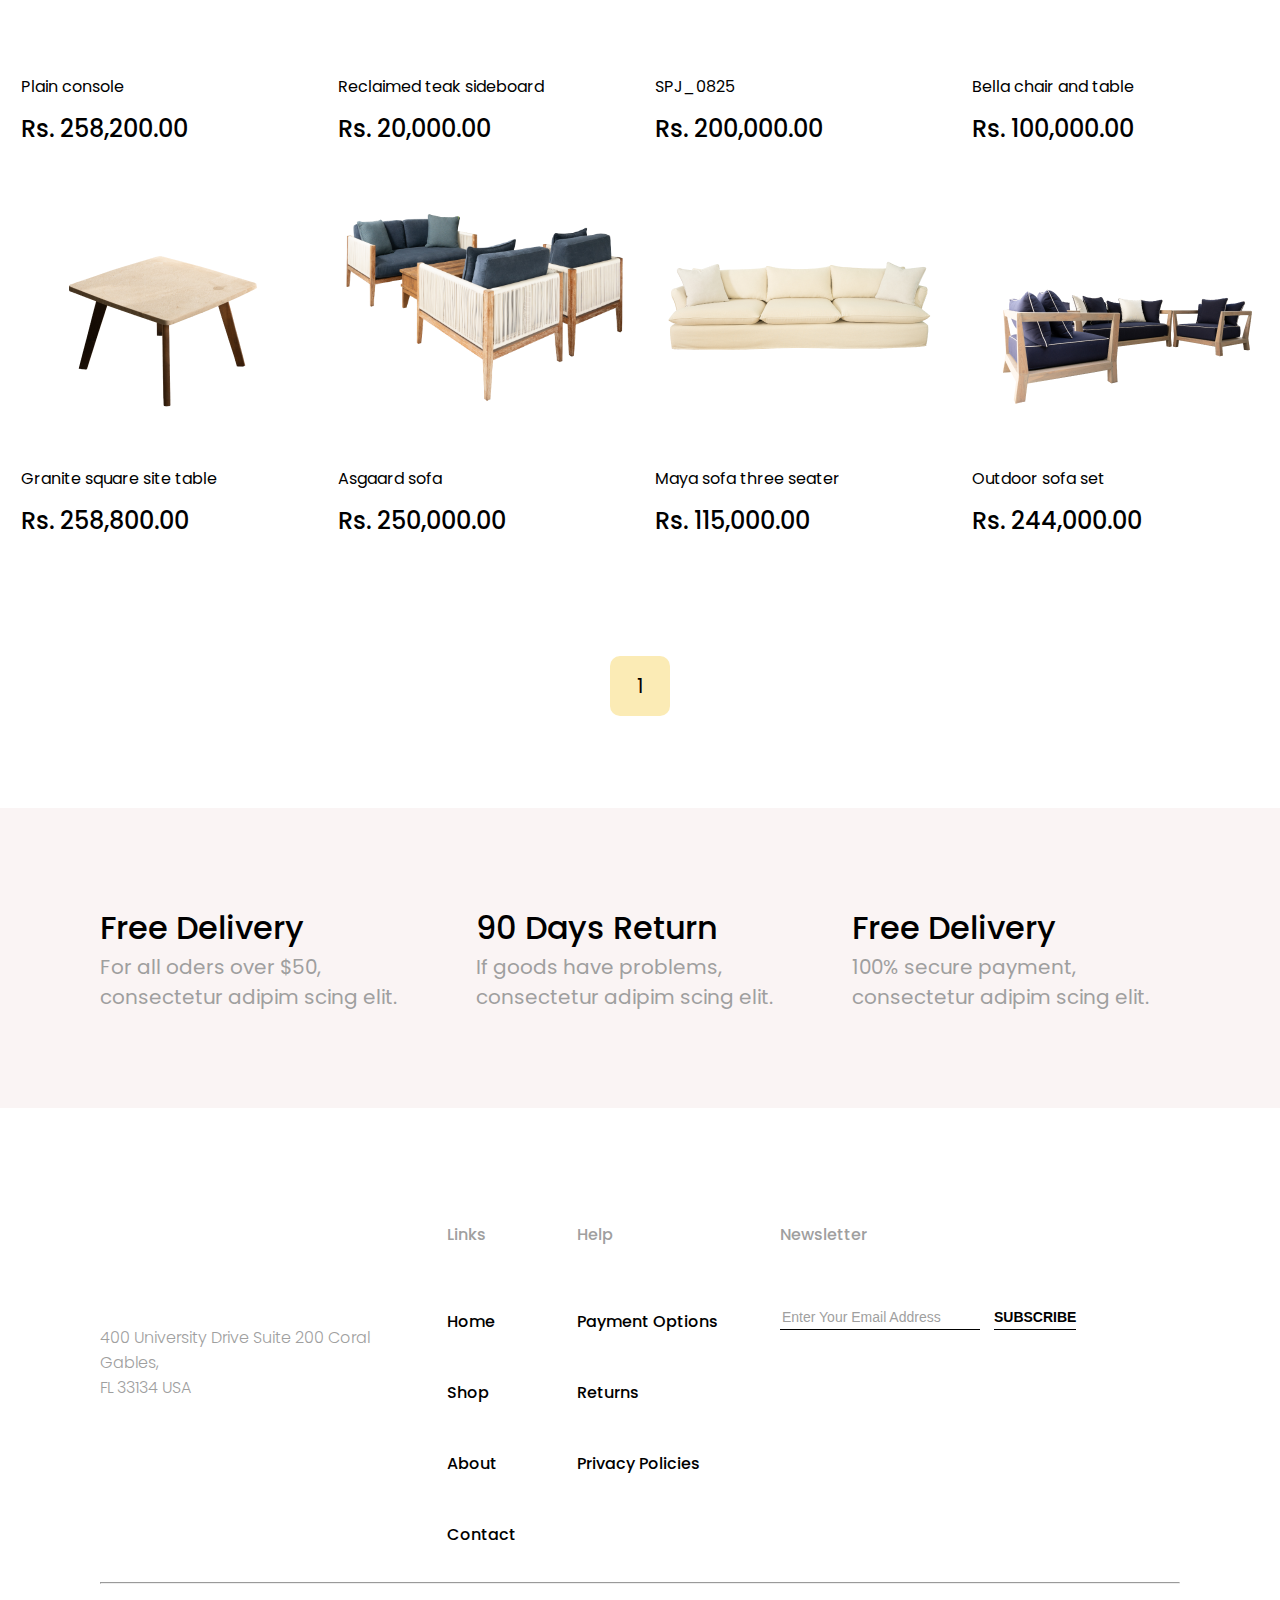
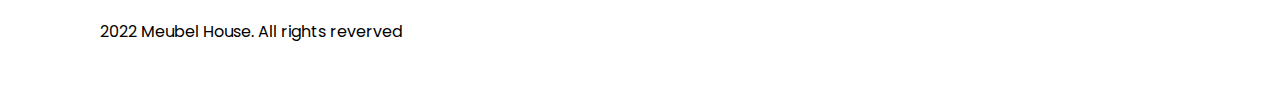
<file: shop.html>
<html lang="en">
  <head>
    <title>Shop</title>
    <meta charset="utf-8">
    <meta name="viewport" content="width=device-width, initial-scale=1.0">
    <link rel="stylesheet" href="./css/general.css">
    <link rel="stylesheet" href="./css/shop.css">
    <link rel="stylesheet" href="./css/banner.css">
    <script type="module" src="./scripts/header.js"></script>
    <script type="module" src="./scripts/footer.js"></script>
    <script type="module" src="./scripts/policies.js"></script>
    <script type="module" src="./scripts/shop.js"></script>
  </head>
  <body>
    <!--Must import header.js for this to work-->
    <header-component></header-component>

    <div class="banner">
      <img class="banner-background" src="./assets/imgs/thumbnail_breadcrumb.jpg">
      <div>
        <img src="./assets/icons/meubel_house.svg">
        <span class="banner-title txt-s-48 txt-w-500">Shop</span>
        <div class="banner-ctn">
          <span><a class="txt-w-500 txt-s-16" href="./">Home</a></span>
          <span><a class="txt-w-300 txt-s-16" href="#">Shop</a></span>
        </div>
      </div>
    </div>

    <form class="option-bar" id="options">
      <div class="lh-options">
        <img class="icon filter-icon" src="./assets/icons/filtering.svg">
        <span class="txt-s-20">Filter</span>
        <input type="radio" name="layout" value="grid" id="grid" checked>
        <label for="grid"><img class="icon view grid-icon" src="./assets/icons/grid-big-round.svg"></label>
        <input type="radio" name="layout" value="list" id="list">
        <label for="list"><img class="icon list-icon" src="./assets/icons/view-list.svg"></label>
        <div class="filter-result">
          <span id="filter-result"></span>
        </div>
      </div>
      <div class="rh-options">
        <label for="show">Show</label>
        <input class="show-count-input" id="limit" type="number" name="limit">
        <label for="sort">Sort by</label>
        <select class="sort-sel" name="sort" id="sort">
          <option value="default">Default</option>
          <option value="alphabetical">Alphabetical</option>
          <option value="popularity">Popularity</option>
          <option value="rating">Rating</option>
        </select>
      </div>
    </form>

    <div class="products-view" id="products-view"></div>
    <div class="paginate-block" id="paginate-block"></div>

    <!--Must import policies.js for this to work-->
    <policies-component></policies-component>
    <!--Must import footer.js for this to work-->
    <footer-component></footer-component>
  </body>
</html>
</file>
<file: css/general.css>
@import url('https://fonts.googleapis.com/css2?family=Poppins:ital,wght@0,100;0,200;0,300;0,400;0,500;0,600;0,700;0,800;0,900;1,100;1,200;1,300;1,400;1,500;1,600;1,700;1,800;1,900&display=swap');

input[type=number]::-webkit-inner-spin-button, 
input[type=number]::-webkit-outer-spin-button { 
  -webkit-appearance: none;
}

* {
  font-family: Poppins, sans-serif;
  color: black;
}

body {
  padding: 0;
  margin: 0;
}

body::-webkit-scrollbar {
  display: none;
}

a {
  text-decoration: none;
}

p {
  margin-block-start: 0;
  margin-block-end: 0;
  margin-inline-start: 0px;
  margin-inline-end: 0px;
}

.txt-s-12 { font-size: 12px; }
.txt-s-14 { font-size: 12px; }
.txt-s-16 { font-size: 16px; }
.txt-s-20 { font-size: 20px; }
.txt-s-24 { font-size: 24px; }
.txt-s-32 { font-size: 32px; }
.txt-s-36 { font-size: 36px; }
.txt-s-42 { font-size: 42px; }
.txt-s-48 { font-size: 48px; }
.txt-s-60 { font-size: 60px; }
.txt-s-64 { font-size: 64px; }

.txt-w-100 { font-weight: 100; }
.txt-w-200 { font-weight: 200; }
.txt-w-300 { font-weight: 300; }
.txt-w-400 { font-weight: 400; }
.txt-w-500 { font-weight: 500; }
.txt-w-600 { font-weight: 600; }
.txt-w-700 { font-weight: 700; }
.txt-w-800 { font-weight: 800; }
.txt-w-900 { font-weight: 900; }

.txt-caption { color: #9F9F9F; }
.italic { font-style: italic; }
.txt-center { text-align: center; }
.txt-justify { text-align: justify; }


.block { display: block; }

.price-small {
  font-size: 16;
  font-weight: 600;
  color: #B88E2F;
}

.price-medium {
  font-size: 20px;
  font-weight: 600;
  color: #B88E2F;
}

.price-large {
  font-size: 24px;
  font-weight: 700;
  color: #B88E2F;
}

.flex-row {
  display: flex;
  flex-direction: row;
}

.flex-col {
  display: flex;
  flex-direction: column;
}

.flex-sb {
  display: flex;
  justify-content: space-between;
}

.flex-middle {
  display: flex;
  align-items: center;
}

.flex-center {
  display: flex;
  justify-content: center;
  align-items: center;
}

.inline { display: inline }
</file>
<file: css/home.css>
.view-more-btn {
  color: black;
  font-weight: 500;
  border-bottom: 2px solid black;
  padding-bottom: 13px;
}

.section-title {
  margin-top: 55px; 
  font-style: normal;
  line-height: 54px;
}

.section-caption {
  margin-top: 13px; 
  margin-bottom: 65px;
  line-height: 24px;
  color: #9F9F9F;
}

sup {
  font-size: 11px;
}

/*-------------------*/
/* THUMBNAIL SECTION */
/*-------------------*/
.thumbnail-ctn {
  display: flex;
  justify-content: center;
  align-items: center;
  width: 100%;
  height: 1000px;
  margin-top: -100px;
  background-color: #fbebb5;
}

.thumbnail-title-ctn {
  width: 440px;
  margin-left: 100px;
  margin-right: 25px;
}

.thumbnail-title-ctn p {
  font-size: 4rem;
  font-weight: 500;
  padding-bottom: 35px;
}

.thumbnail-title-ctn .view-more-btn {
  font-size: 24px;
  font-weight: 500;
  color: #000000;
  border-bottom: 0.2rem solid #000000;
}

.thumbnail-image {
  max-width: 100%; 
  object-fit: contain;
  overflow: hidden;
}

/*--------------------*/
/* SIDE TABLE SECTION */
/*--------------------*/
.sidetable-section-ctn {
  display: flex;
  column-gap: 37px;
  justify-content: center;
  align-items: center;
  row-gap: 51px;
  background-color: #FAF4F4;
  padding: 51px 93px 59px 100px;
  height: 562px;
  overflow: hidden;
}

.sidetable-ctn {
  position: relative;
  max-width: 605px;
}

.sidetable-title {
  padding-left: 15%;
}

.sidetable-title p {
  font-size: 2.25em;
  font-weight: 500;
  margin-bottom: 23px;
}

/*------------------*/
/* TOP PICK SECTION */
/*------------------*/

.toppick-ctn {
  display: flex;
  flex-direction: column;
  align-items: center;
  min-height: 777px;
  overflow: hidden;
}

.toppick-ctn .products-view {
  margin: 0 100px;
}

.toppick-ctn .view-more-btn {
  margin: 70px 0px;
  line-height: 30px;
}

/*---------------------*/
/* NEW ARRIVAL SECTION */
/*---------------------*/
.new-arrivals-section-ctn {
  display: flex;
  flex-direction: row;
  justify-content: center;
  align-items: center;
  min-height: 640px;
  background-color: #FFF9E5;
}

.new-arrivals-ctn {
  height: 100%;
  display: flex;
  flex-direction: row;
  overflow-x: scroll;
}

.new-arrivals-title-ctn {
  display: flex;
  justify-content: center;
  flex-direction: column;
  margin: 0 100px;
  align-items: center;
  flex: 1;
}

.order-btn {
  margin-top: 33px;
  padding: 17px 75px;
  background-color: transparent;
  font-size: 20px;
  font-weight: 400;
  border-width: 1px;
  cursor: pointer;
  transition: ease-in-out 0.15s ;
}

.order-btn:hover {
  background-color: black;
  transition: ease-in-out 0.15s ;
  color: white;
}

.new-arrivals-img-ctn {
  height: 100%;
  margin: 15px 0;
  flex: 2;
}

.new-arrivals-img-ctn img {
  height: 100%;
}

/*--------------*/
/* BLOG SECTION */
/*--------------*/
.blog-section {
  display: flex;
  max-height: 944px;
  flex-direction: column;
  align-items: center;
  overflow-x: scroll;
}

.blogs-view {
  display: grid;
  grid-template-columns: 1fr 1fr 1fr;
  column-gap: 30px;
  margin: 0 100px;
}

.blog-ctn {
  text-align: center;
  width: 393px;
  height: 555px;
}

.blog-duration, .blog-date {
  display: inline-flex;
  justify-content: center;
  align-items: center;
}

.clock-icon {
  margin-right: 10px;
  width: 21px;
  height: 21px;
}

.calendar-icon {
  margin-left: 20px;
  margin-right: 10px;
  width: 22px;
  height: 22px;
}

.blog-title {
  font-size: 20px;
}

.read-more-btn {
  margin-top: 10px;
  margin-bottom: 20px;
}

.read-more-btn a {
  font-size: 24px;
  font-weight: 500;
}

.read-more-btn a + hr {
  box-sizing: border-box;
  width: 25%;
  color: black;
  border: 1px solid black;
  margin-top: 10px;
}

.blog-img-ctn {
  overflow: hidden;
  max-height: 393px;
  max-width: 393px;
  border-radius: 10px;
  margin-bottom: 33px;
}

.blog-img-ctn img {
  transform: translateX(-18%);
  margin: 0 auto;
  height: 393px;
}

.blog-section .view-more-btn {
  color: black;
  font-weight: 500;
}

.button-line {
  color: black;
  margin: 20px 10px 0px 10px;
  border: 1px solid black;
}

.view-all-btn {
  margin-top: 75px;
  margin-bottom: 54px;
}

/*----------------------*/
/* SOCIAL MEDIA SECTION */
/*----------------------*/

.social-media-section {
  display: flex;
  justify-content: center;
  flex-direction: column;
  position: relative;
  min-height: 450px;
  background-color: #FAF4F47F;
}

.social-media-img {
  position: absolute;
  background-image: url("../assets/imgs/background_follow.jpg");
  background-position: center;
  top: 0;
  bottom: 0;
  left: 0;
  right: 0;
  opacity: 0.15;
  z-index: 0;
}

.social-media-ctn {
  display:flex;
  flex-direction: column;
  justify-content: center;
  align-items: center;
  z-index: 1;
}

.follow-btn {
  background-color: #FAF4F4;
  margin-top: 18px;
  border-style: none;
  padding: 17px 81px;
  border-radius: 27px;
  box-shadow: 0px 20px 20px rgba(0, 0, 0, 0.1);
  cursor: pointer;
}
</file>
<file: css/product.css>
/*GRID VIEW*/
.products-grid-view {
  display: grid;
  grid-template-columns: repeat(4, 287px);
  justify-content: center;
  column-gap: 30px; 
  row-gap: 15px;
}
.product-ctn {
  width: 287px;
  height: 397px;
  cursor: pointer;
}

.product-ctn .product-info {
  display: block;
}

.product-ctn .product-title {
  font-weight: 400;
  font-size: 16px;
  line-height: 24px;
  color: #000000;
  margin-top: 14px;
  margin-bottom: 12px
}

.product-ctn .product-price {
  font-weight: 500;
  font-size: 24px;
  line-height: 36px;
  color: #000000;
}

.product-img-ctn {
  display: flex;
  align-items: center;
  justify-content: center;
  width: 287px;
  height: 287px;
  border: 2px solid #00000000;
  border-radius: 10px;
  transition: ease-in-out 0.15s;
}

.product-ctn:hover .product-img-ctn {
  box-shadow: 0px 0px 5px 2px #9f9f9f7A;
  transition: ease 0.15s;
}

.product-ctn:active .product-img-ctn {
  box-shadow: 0px 0px 5px 2px #9f9f9f7A inset;
}

.product-img-ctn img {
  width: 100%;
}

/* LIST VIEW */

.products-list-view {
  display: grid;
  grid-template-columns: 1fr;
  align-items: center;
  row-gap: 30px;
}

.product-ctn-list {
  display: flex;
  flex-direction: row;
  height: 287px;
  border: 1px solid #9F9F9F7A;
  border-radius: 10px;
}

.product-ctn-list .product-info {
  display: flex;
  flex-direction: column;
  justify-content: center;
  padding-left: 30px;
  border-left: 1px solid #9F9F9F7A;
  height: 100%;
}

.product-ctn-list .product-title {
  font-size: 28px;
  margin-bottom: 12px
}

.product-ctn-list .product-price {
  font-weight: 500;
  font-size: 24px;
  line-height: 36px;
  color: #000000;
}

.product-ctn-list:hover {
  border-color: #00000000;
  box-shadow: 0px 0px 5px 2px #9f9f9f7A;
  transition: ease-in-out 0.15s;
}

.product-ctn-list:active {
  border-color: #00000000;
  box-shadow: 0px 0px 5px 2px #9f9f9f7A inset;
}

.product-img-ctn-list {
  display: inline-flex;
  align-items: center;
  justify-content: center;
  width: 287px;
  height: 287px;
  border: 2px solid #00000000;
  border-radius: 10px;
}

.product-img-ctn-list img {
  width: 100%;
  padding: 10px;
}
</file>
<file: css/banner.css>
/* banner */
.banner {
  display: flex;
  align-items: center;
  justify-content: center;
  flex-direction: column;
  height: 316px;
  position: relative;
  overflow: hidden;
}

.banner-ctn {
  display: flex;
  flex-direction: row;
  justify-content: center;
  align-items: center;
  margin-top: 7px;
  column-gap: 12px;
}

.banner span {
  display: flex;
  align-items: center;
}

.banner-ctn span:not(:last-child)::after {
  content: url('../assets/icons/arrow.svg')
}

.banner-background {
  position: absolute;
  filter: blur(3px);
  width: 100%;
  z-index: 0;
  opacity: 0.5
}

.banner div {
  text-align: center;
  z-index: 1;
}

.banner-title {
  margin-top: -20px;
}

.banner-ctn span:not(:last-child) a {
  margin-right: 12px;
}
</file>
<file: css/form.css>
.input-field label,
.input-field input {
  display: block;
}

.input-field label{
  font-weight: 500;
  font-size: 16;
  margin-bottom: 22px;
}

.input-field input,
.input-field select {
  border: 1px solid #9F9F9F;
  width: 100%;
  box-sizing: border-box;
  padding-left: 30px;
  padding-right: 30px;
  height: 75px;
  border-radius: 10px;
}

.flex-input {
  display: flex;
  flex-direction: column;
  row-gap: 36px;
}

input:focus {
  outline: none;
}
</file>
<file: css/account.css>
form {
  margin: 0;
}

.main-container {
  margin: 65px 100px;
  display: flex;
  justify-content: center;
  column-gap: 26px;
}

form .title {
  display: block;
}
.check-box {
  margin-left: 0;
  margin-right: 21px;
  width: 30px;
  height: 27px;
  border-radius: 5px;
  border: 1px solid #9F9F9F;
  cursor: pointer;
}

label {
  cursor: pointer;
  user-select: none;
}

.check-box-ctn {
  display: flex;
  align-items: center;
}

form {
  box-sizing: border-box;
  width: 608px;
  padding: 35px 109px 58px 75px;
}

button[type="submit"] {
  box-sizing: border-box;
  display: inline-flex;
  justify-content: center;
  align-items: center;
  height: 64px;
  width: 215px;
  border: 1px solid black;
  border-radius: 15px;
  background: #00000000;
  cursor: pointer;
  font-size: 20px;
}

button[type="submit"]:hover {
  background: #000000;
  color: white;
  transition: 0.15s ease;
}

.info p {
  text-align: justify;
  line-height: 24px;
  font-weight: 300;
}
.info p:not(:last-child) {
  margin-bottom: 16px;
}
</file>
<file: css/cart.css>
.main-cart-ctn {
  padding: 72px 100px 63px;
  display: flex;
  justify-content: center;
  column-gap: 30px;
}

.cart-item-table { min-width: 817px; }

.product-img-col { width: 142px; }


.item-quantity-col {
  text-align: center;
  width: 110px;
  padding-right: 55px;
}

.item-img-col { width: 106px; padding-right: 36px; }
.item-name-col { width: 157px; padding-right: 20px; }
.item-price-col { width: 157px; padding-right: 20px; }
.item-subtotal-col { width: 157px; padding-right: 20px; }
.discard-item-col { width: 30px; text-align: center; }

.item-discard {
  cursor: pointer;
}

.table-header {
  height: 55px;
  background-color: #FFF9E5;
  width: 100%;
}

table, tr {
  border-spacing: 0;
  text-align: left;
}

th {
  font-size: 16px;
  font-weight: 500;
}

td.product {
  font-size: 16px;
  color: #9F9F9F;
}

.cart-totals {
  box-sizing: border-box;
  display: flex;
  position: sticky;
  top: 20;
  flex-direction: column;
  align-items: center;
  height: 390px;
  width: 393px;
  background-color: #FFF9E5;
  padding: 15px 75px;
}

.price-totals {
  width: 100%;
  margin-top: 60px;
  margin-bottom: 40px;
}

.price-totals p:not(:last-child) {
  margin-bottom: 30px;
}

.checkout-btn {
  box-sizing: border-box;
  display: flex;
  justify-content: center;
  align-items: center;
  width: 222px;
  height: 60px;
  border: 1px solid black;
  border-radius: 15px;
}

.checkout-btn:hover {
  background-color: black;
  color: white;
  transition: 0.15s ease-out;
}

.item-img {
  width: 105px;
  height: 105px;
  background-color: #FBEBB5;
  border-radius: 10px;
}

.item-img img {
  width: 100%;
}

.item-name, .item-price {
  color: #9F9F9F;
}

.cell {
  margin-top: 55px;
}


.item-quantity {
  box-sizing: border-box;
  margin-right: 0;
  width: 110px;
}

.item-quantity input {
  width: 32px;
  height: 32px;
  border: 1px solid #9F9F9F;
  border-radius: 5px;
  text-align: center;
}
</file>
<file: css/checkout.css>
form {
  padding: 63px 100px 52px;
  display: flex;
  flex-direction: row;
  justify-content: center;
  column-gap: 36px;
}

.form-left {
  max-width: 453px;
  padding: 35px 79px 71px 76px;
  flex-shrink: 0;
}

.name-row {
  width: 100%;
  column-gap: 30px;
}

.form-right {
  box-sizing: border-box;
  max-width: 608px;
  padding: 87px 37px 110px 38px;
}

.select-wrapper {
  position: relative;
}

.select-wrapper select {
  -webkit-appearance: none;
  appearance: none;
  padding-right: 40px;
}

.select-wrapper::after {
  content: url('../assets/icons/arrow.svg');
  rotate: 90deg;
  font-size: 1rem;
  top: 0;
  bottom: 0;
  right: 65px;
  position: absolute;
  pointer-events: none;
}

.input-field select {
  color: #9F9F9F;
}

.payment-method {
  row-gap: 14px;
  padding-bottom: 25px;
  padding-top: 25px;
}


table {
  width: 100%;
  padding-bottom: 33px;
}

tr td:first-child, tr th:first-child {
  text-align: left;
}

tr:not(:first-child):not(:last-child) td:last-child {
  font-weight: 300;
}

tr td:last-child, tr th:last-child {
  text-align: right;
}

table tr:nth-child(2) td {
  padding-top: 14px;
}

table tr:not(:nth-child(2) ) td {
  padding-top: 16px;
}

hr {
  color: #D9D9D9
}

input[type="radio"] {
  appearance: none;
  border: 1px solid #9F9F9F;
  height: 14px;
  width: 14px;
  border-radius: 7px;
  margin: 0;
}

input[type="radio"]:checked {
  background-color: black
}

input[type="radio"] + label + p {
  margin-top: 11px;
}

input[type="radio"] + label {
  font-weight: 500;
  margin-left: 15px;
  cursor: pointer;
}

input[type="radio"]:not(:checked) + label {
  color: #9F9F9F;
}

input[type="radio"]:not(:checked) + label + p {
  display: none;
}

button[type="submit"] {
  box-sizing: border-box;
  display: inline-flex;
  justify-content: center;
  align-items: center;
  height: 64px;
  width: 215px;
  border: 1px solid black;
  border-radius: 15px;
  background: #00000000;
  cursor: pointer;
  font-size: 20px;
}

button[type="submit"]:hover {
  background: #000000;
  color: white;
  transition: 0.15s ease;
}
</file>
<file: css/contact.css>
.input-flex {
  display: flex;
  flex-direction: column;
  row-gap: 36px;
}

input, textarea {
  border: 1px solid #9F9F9F;
}

textarea {
  width: 100%;
  height: 120px;
  border-radius: 10px;
  padding-top: 26px;
  padding-left: 30px;
}
#contact-form {
  width: 531px;
}

button[type="submit"] {
  box-sizing: border-box;
  display: inline-flex;
  justify-content: center;
  align-items: center;
  height: 48px;
  width: 237px;
  border: 1px solid black;
  border-radius: 15px;
  background: #00000000;
  cursor: pointer;
  font-size: 20px;
}

button[type="submit"]:hover {
  background: #000000;
  color: white;
  transition: 0.15s ease;
}

.main-ctn {
  display: flex;
  flex-direction: column;
  justify-content: center;
  align-items: center;
  padding-bottom: 76px;
}

.title {
  margin-top: 98px;
  margin-bottom: 127px;
  text-align: center;
}

.title .txt-caption {
  max-width: 644px;
  margin-top: 7px;
}

.main-ctn .flex-row {
  column-gap: 200px;
}

.contact-info {
  width: 264px;
}

.contact-info {
  row-gap: 42px;
}
</file>
<file: css/shop.css>
/* OPTION BAR */

.option-bar {
  display: flex;
  justify-content: space-between;
  align-items: center;
  box-sizing: border-box;
  background-color: #FAF4F4;
  height: 100px;
  padding: 0 100px;
  margin-top: 50px;
  margin-bottom: 20px;
}

input[type="radio"] {
  display: none;
}

input[type="radio"] + label img {
  opacity: 0.60;
}

input[type="radio"] + label img:hover {
  opacity: 0.80;
}

input[type="radio"]:checked + label img {
  opacity: 1.0;
}

.icon {
  box-sizing: border-box;
  width: 22px;
  height: 22px;
  border: none;
  background-color: #00000000;
  vertical-align: middle;
  cursor: pointer;
}

.option-bar span {
  vertical-align: middle;
}

.filter-result {
  display: inline;
  margin-left: 30px;
  padding-left: 34px;
  padding-top: 7px;
  padding-bottom: 6px;
  border-left: 2px solid #9F9F9F;
}

.filter-icon {
  margin-right: 12px;
}

.grid-icon {
  margin-left: 23px;
  width: 25px;
  height: 25px;
}

.list-icon {
  margin-left: 23px;
}

.show-count-input, .sort-sel {
  font-size: 20px;
  height: 55px;
  box-sizing: border-box;
  border-color: white;
  border-style: solid;
  border-radius: 10px;
  background-color: white;
  color: #9F9F9F;
}

.rh-options label {
  display: inline-block;
  margin-right: 17px;
  font-size: 20px;
}

/* .option-bar div span { */
/*   margin-left: 12px; */
/* } */

/* div img:not(:first-of-type) { */
/*   margin-left: 23px; */
/* } */

.show-count-input {
  text-align: center;
  width: 55px;
}

.sort-sel {
  display: inline-block;
  min-width: 188px;
  padding-left: 30px;
  padding-right: 30px;
  cursor: pointer;
}

.rh-options label:not(:first-of-type)  {
  margin-left: 30px;
}

/* PRODUCTS */
.products-view {
  margin-left: 100px;
  margin-right: 100px;
  margin-bottom: 117px;
}

/* Pagination */
.paginate-block {
  display: flex;
  flex-direction: row;
  justify-content: center;
  column-gap: 38px;
}

.paginate-btn {
  height: 60px;
  box-sizing: border-box;
  background-color: #FFF9E5;
  border-radius: 10px;
  border-style: none;
  padding: 0;
  font-size: 20px;
  cursor: pointer;
  margin-bottom: 92px;
}

.paginate-index {
  display: flex;
  justify-content: center;
  align-items: center;
  min-width: 60px;
}

.paginate-current {
  background-color: #FBEBB5;
}

#paginate-prev {
  padding-left: 29px;
  padding-right: 29px;
}

#paginate-next {
  padding-left: 29px;
  padding-right: 29px;
}

/* .hide { */
/*   display: none; */
/* } */
</file>
